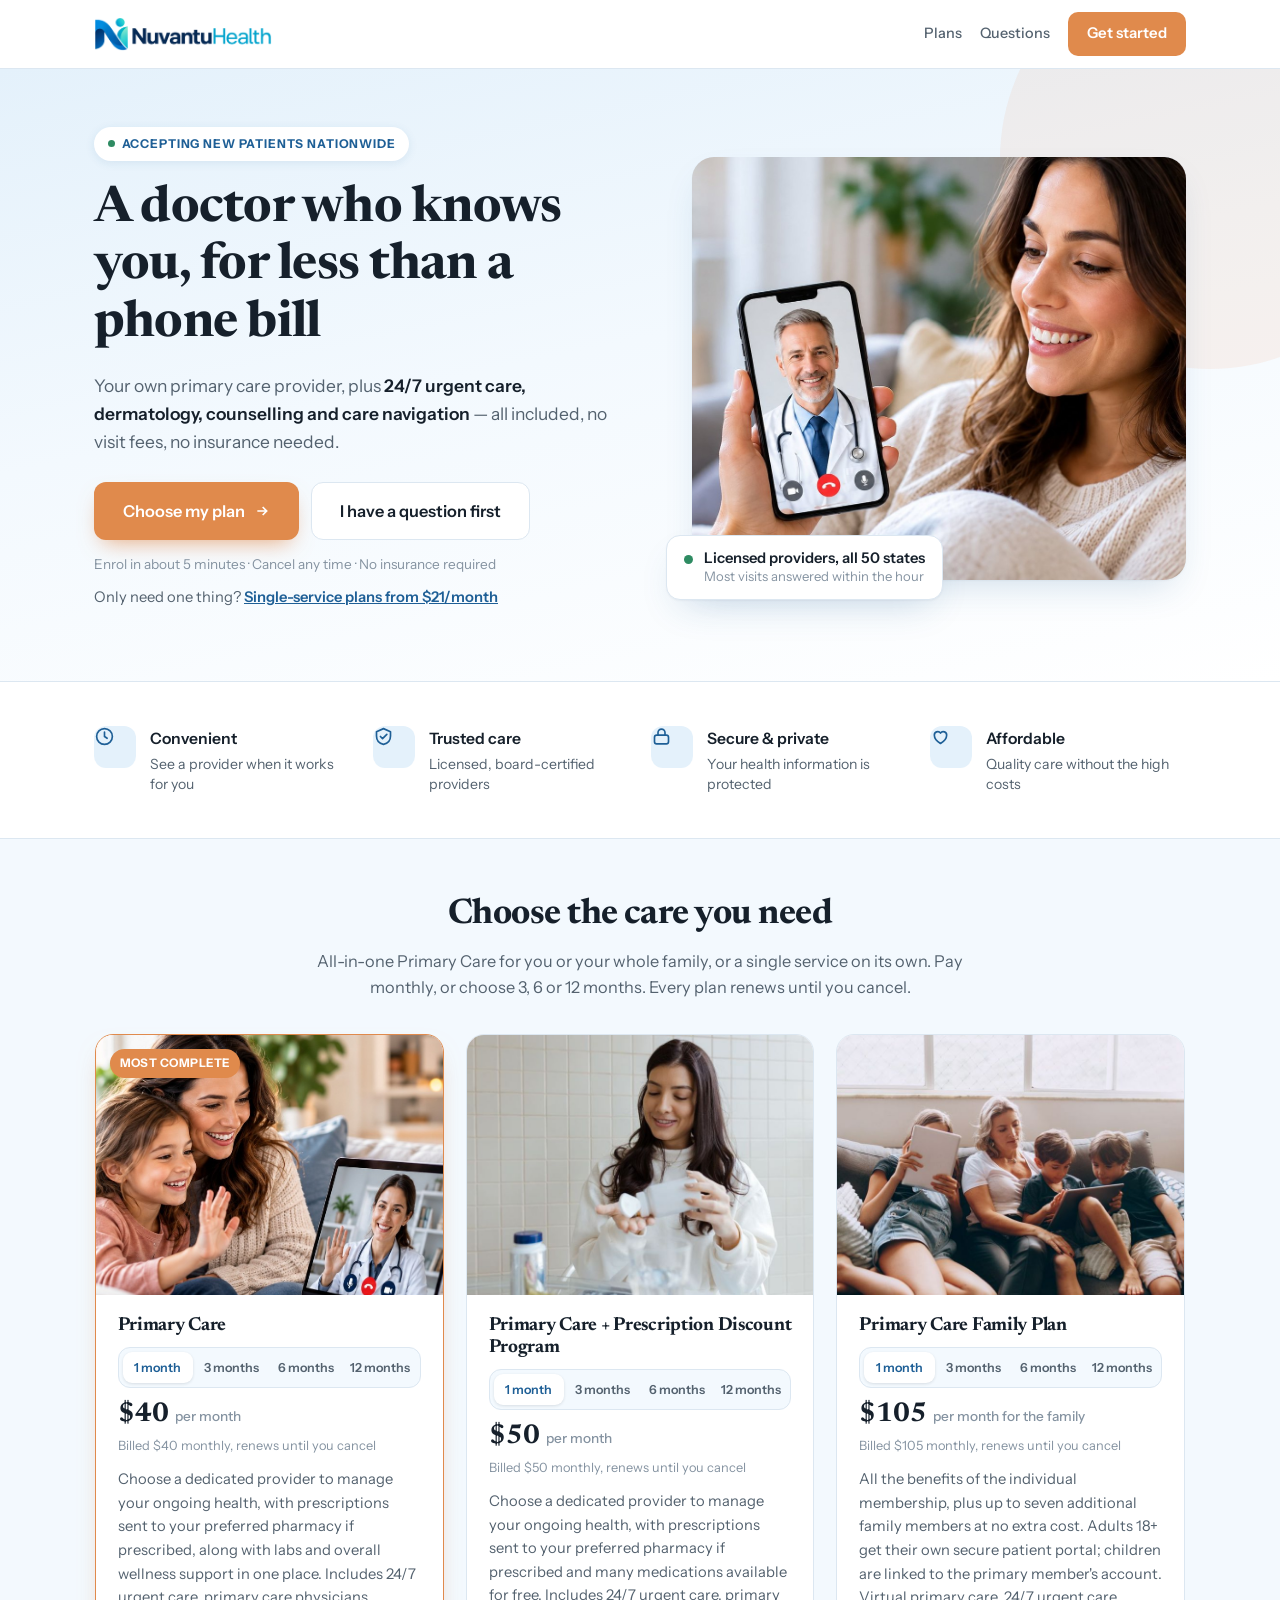
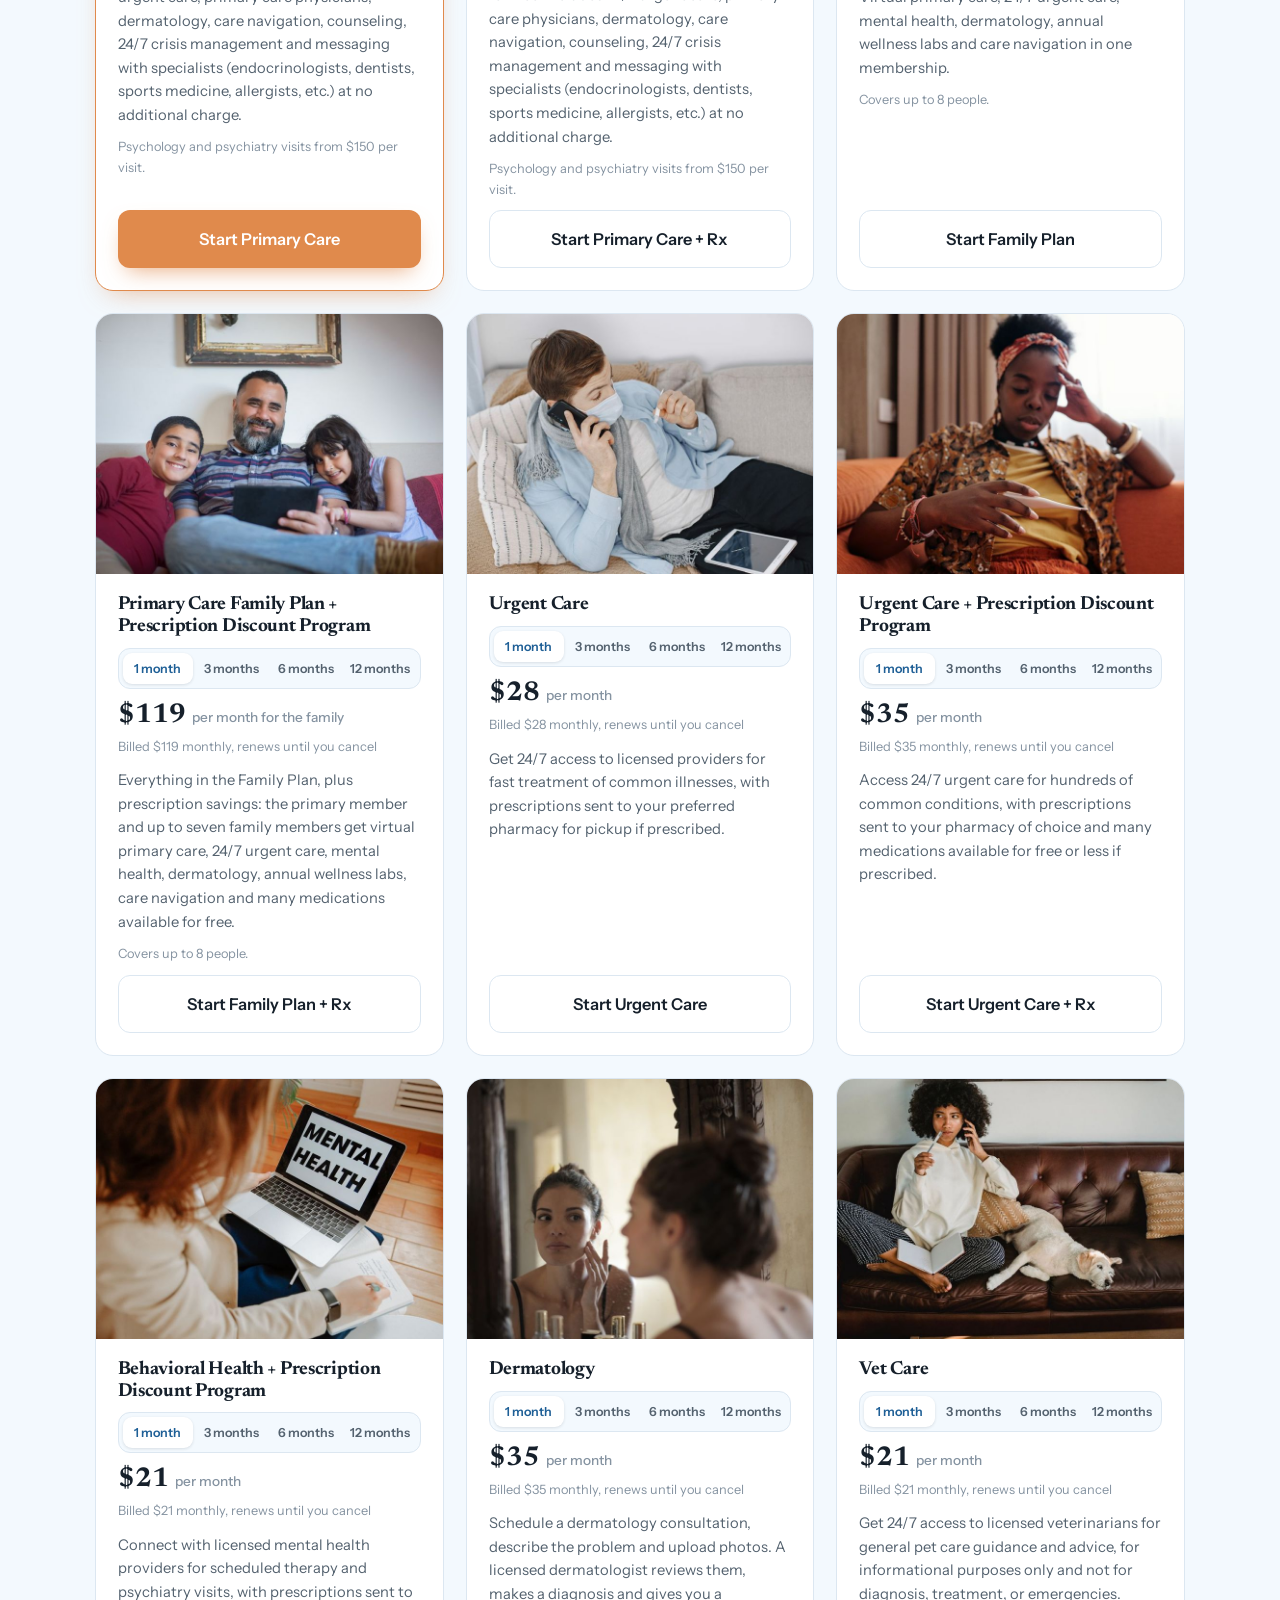
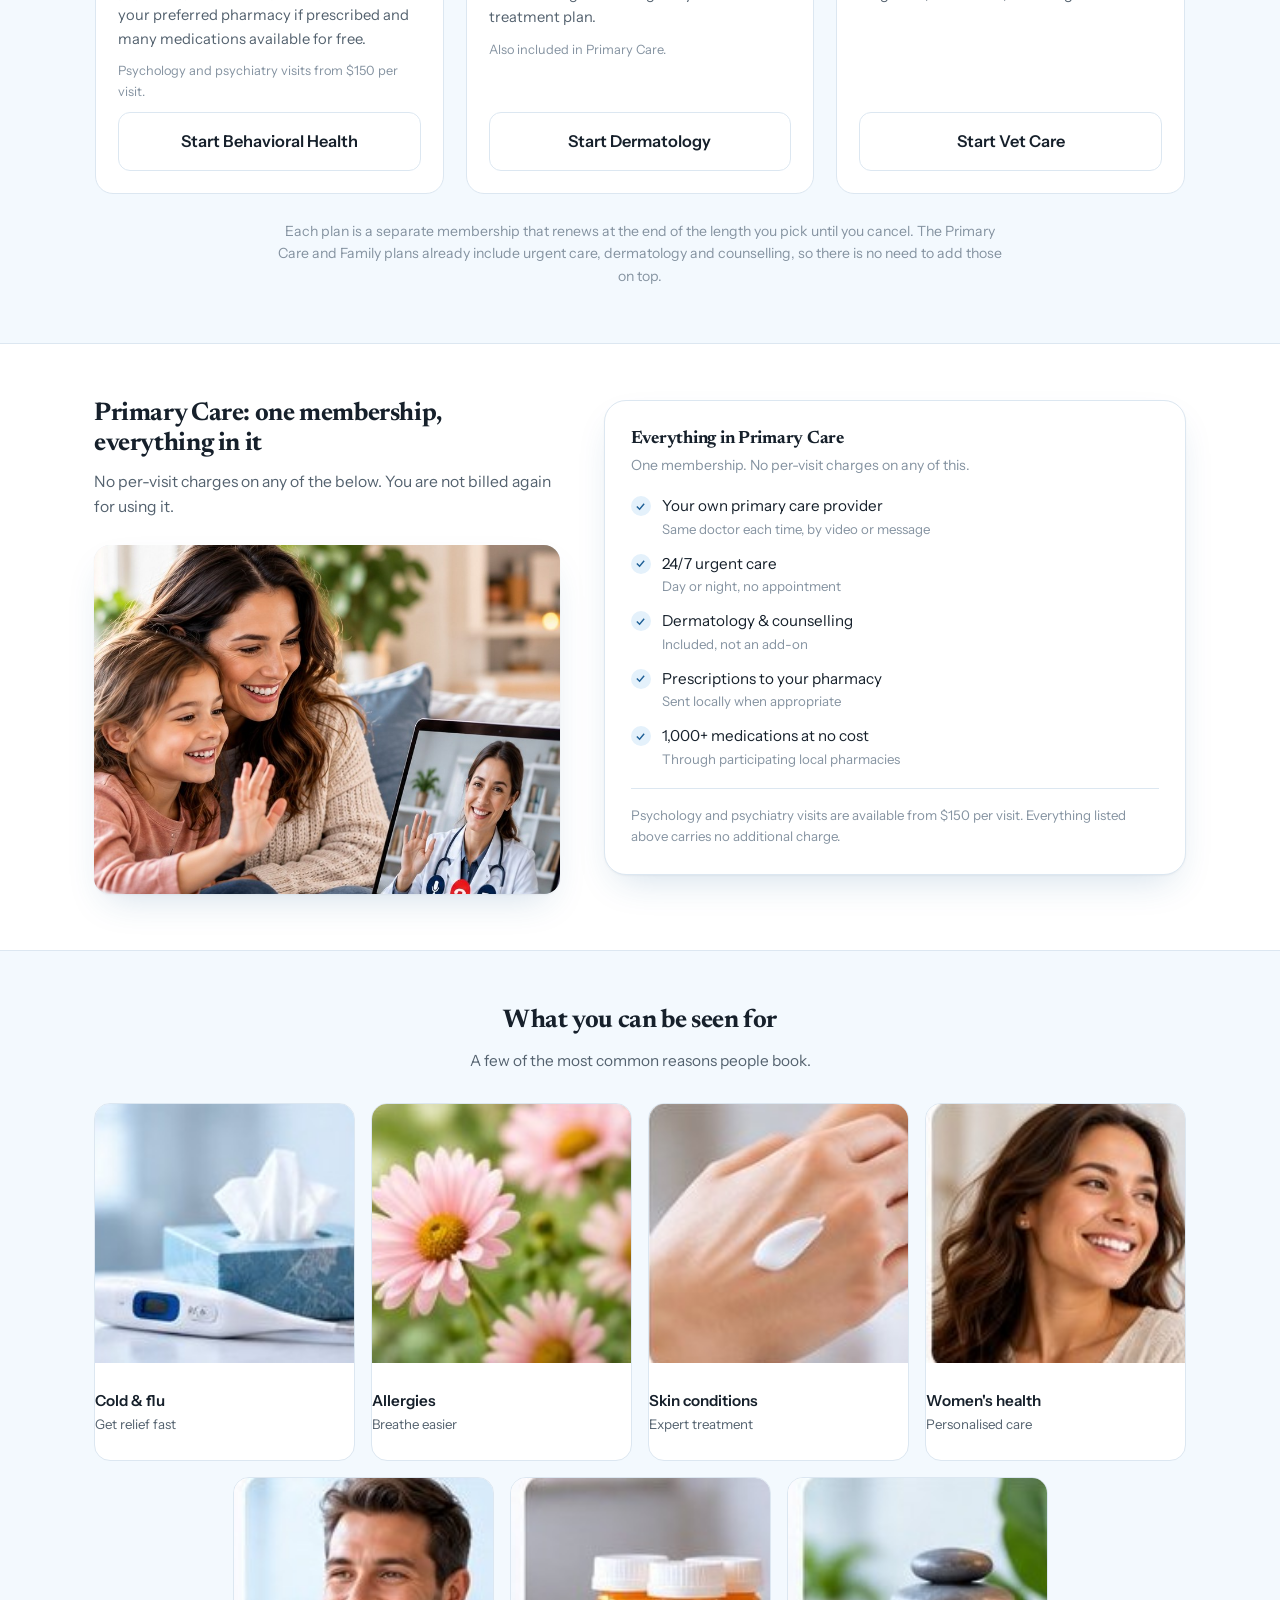
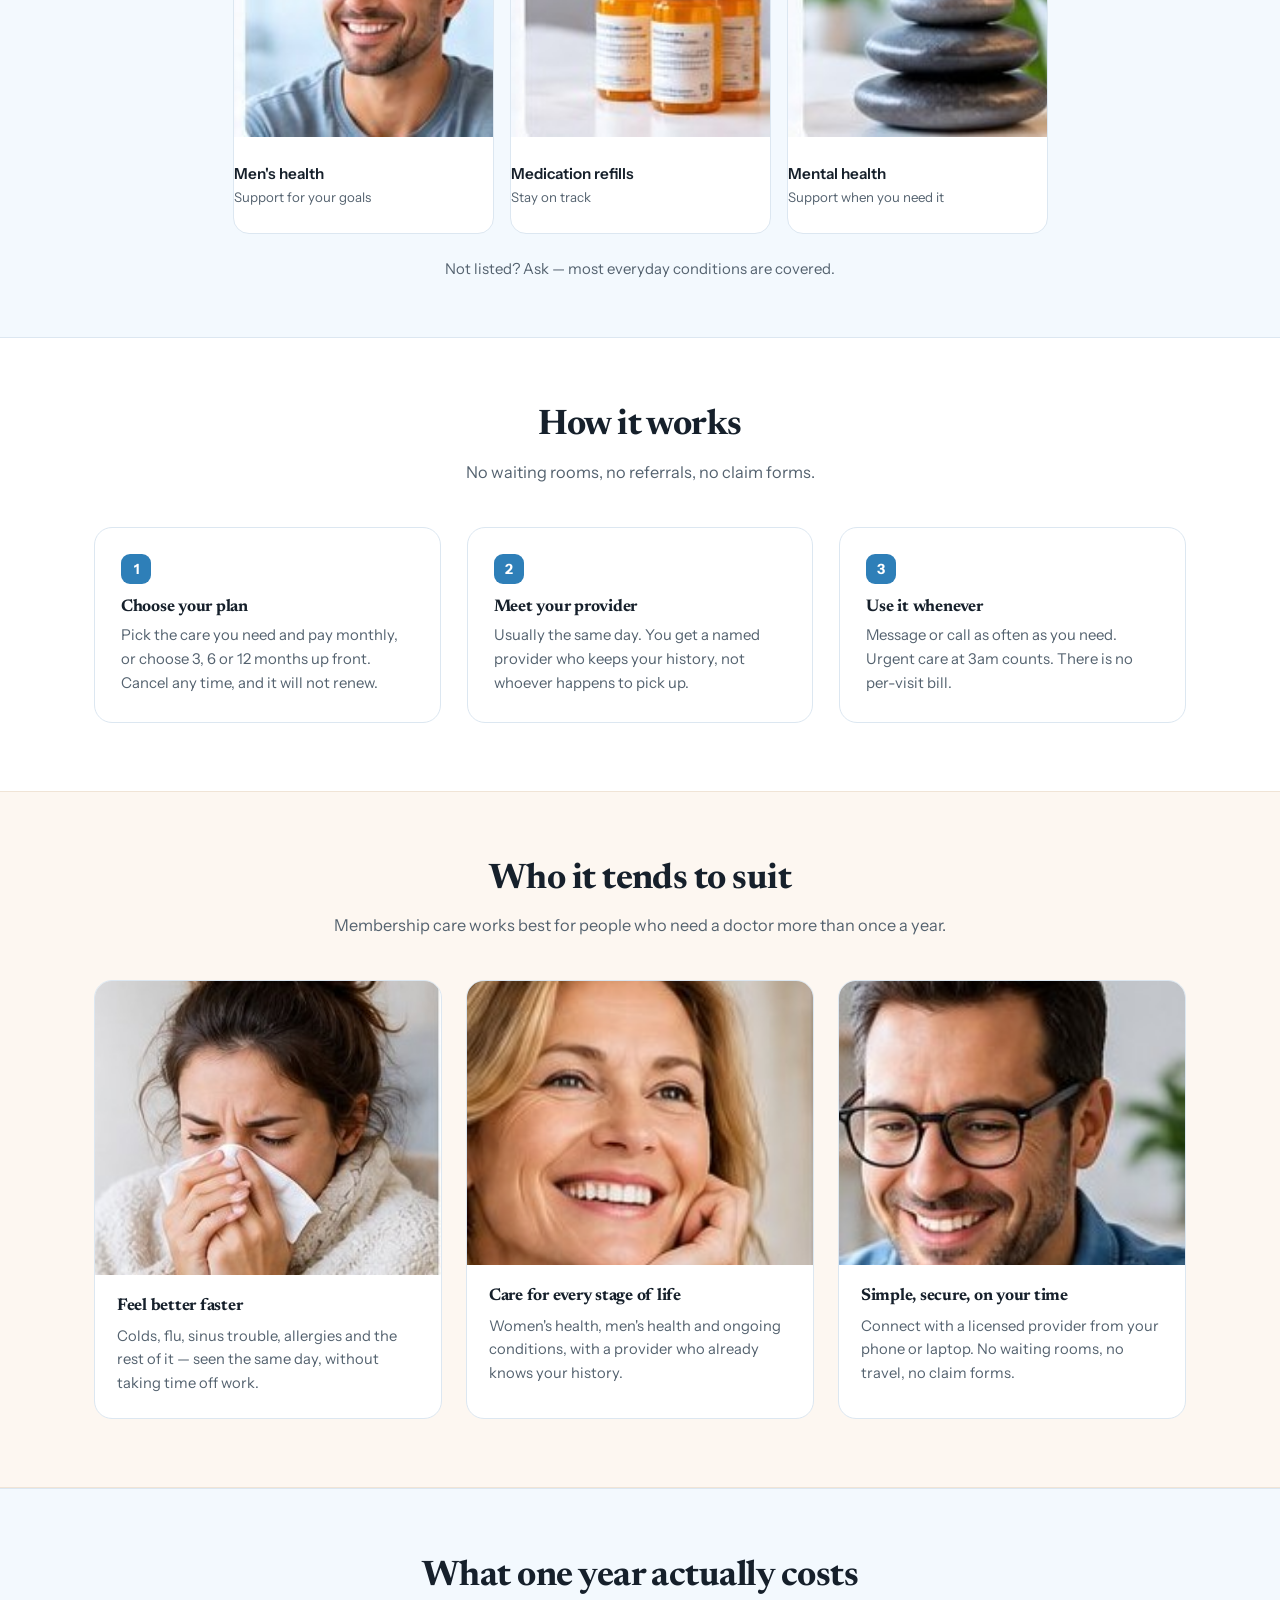
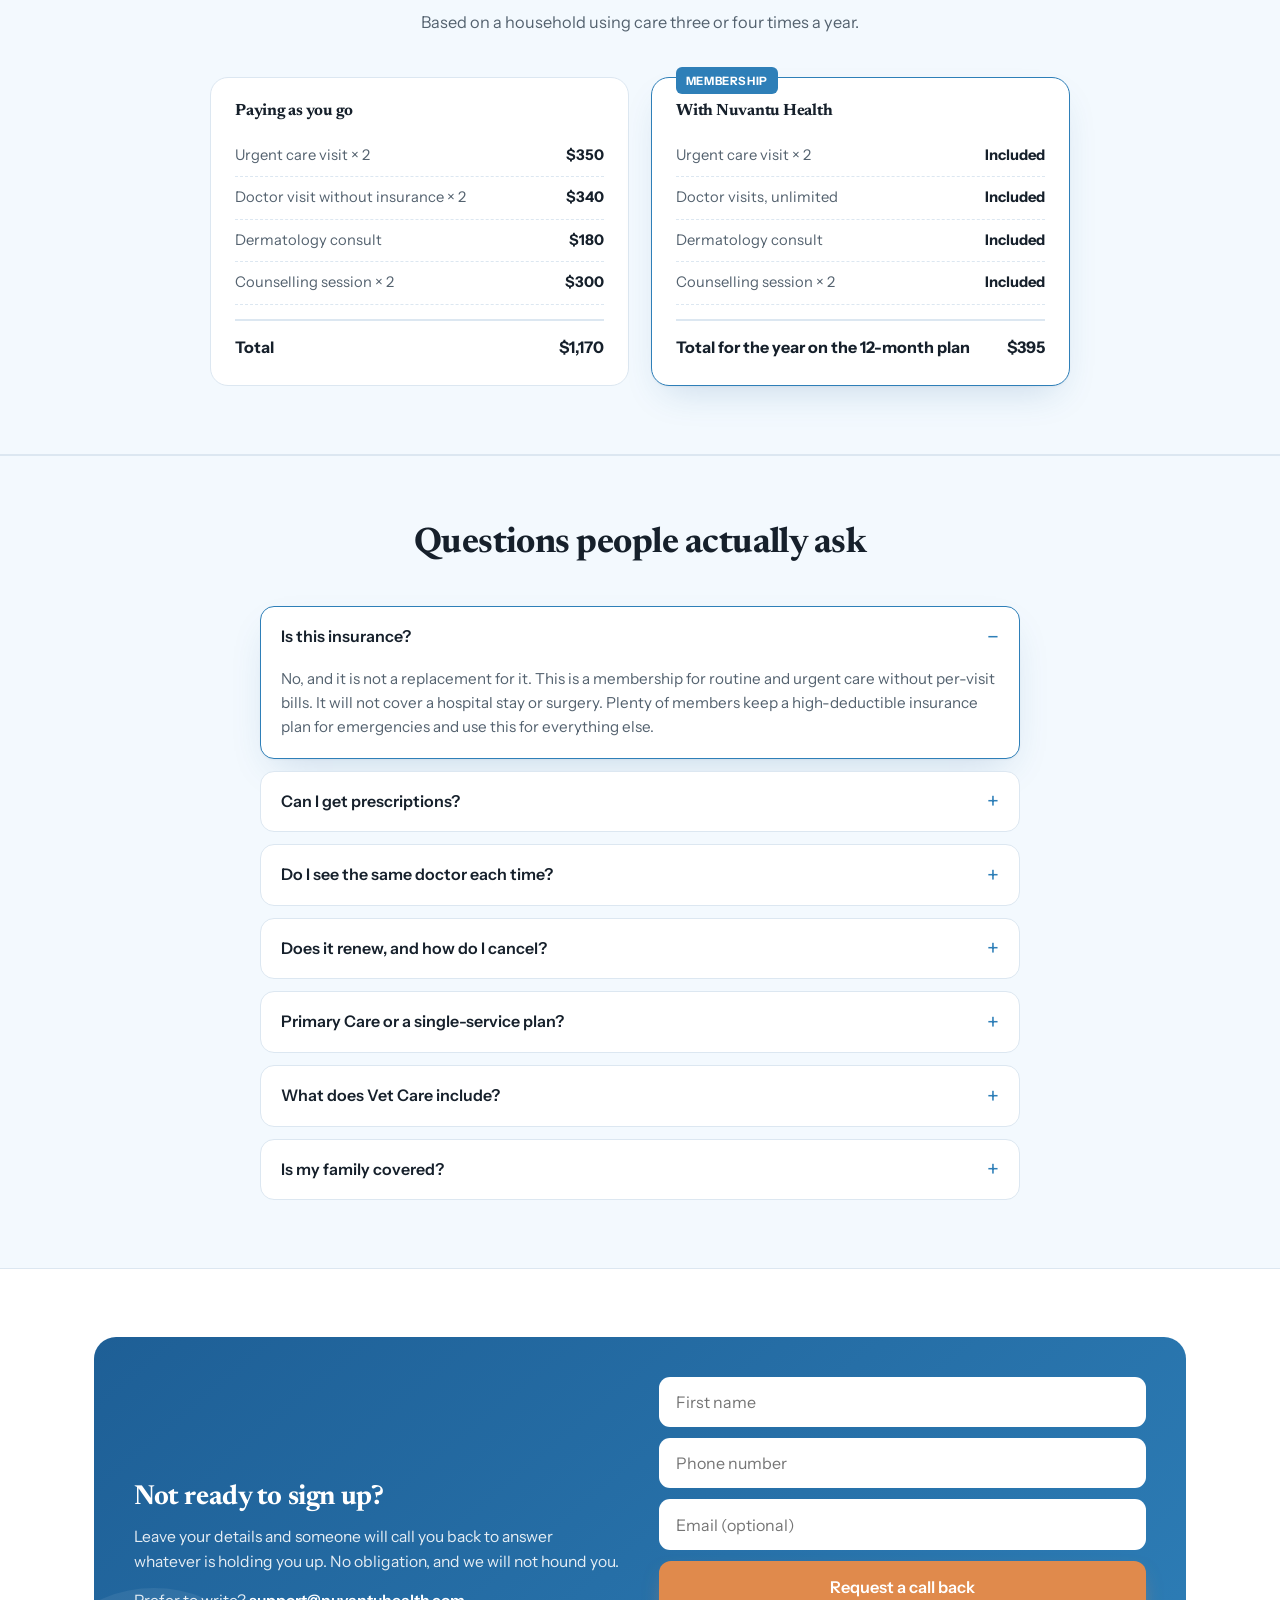
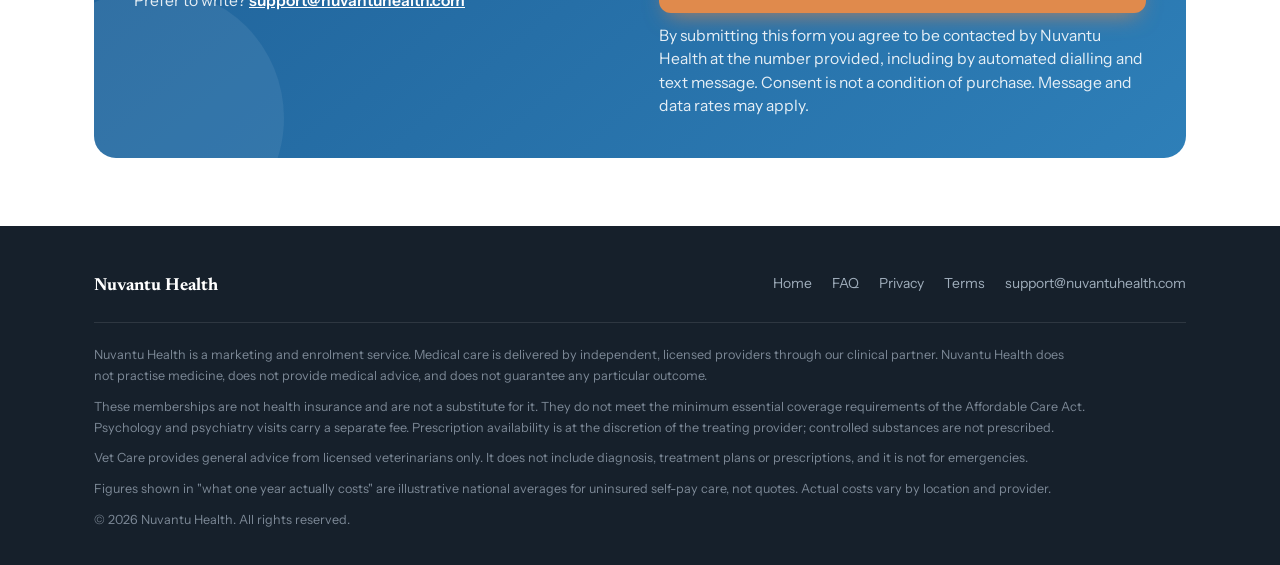
<file: index.html>
<!doctype html>
<html lang="en">
<head>
<meta charset="utf-8">
<meta name="viewport" content="width=device-width, initial-scale=1">
<!-- Google tag (gtag.js) - Google Ads account AW-18540604219, supplied by the client.
     It has to live here rather than on the enrolment page: that page belongs to
     National Telehealth Providers and they will not host third-party tags. -->
<script async src="https://www.googletagmanager.com/gtag/js?id=AW-18540604219"></script>
<script>
  window.dataLayer = window.dataLayer || [];
  function gtag(){dataLayer.push(arguments);}
  gtag('js', new Date());

  gtag('config', 'AW-18540604219');
</script>
<title>Nuvantu Health — Virtual Primary Care from $40/month</title>
<meta name="description" content="Virtual Primary Care from $40 a month with urgent care, dermatology and counselling included, or single-service plans for urgent care, behavioral health, dermatology and vet care from $21 a month.">
<meta name="robots" content="noindex,nofollow">
<!-- noindex stays until this moves to nuvantuhealth.com; a demo URL ranking
     for the brand would compete with the real site. -->
<link rel="preconnect" href="https://fonts.googleapis.com">
<link rel="preconnect" href="https://fonts.gstatic.com" crossorigin>
<link href="https://fonts.googleapis.com/css2?family=Instrument+Sans:wght@400;500;600;700&family=Newsreader:opsz,wght@6..72,500;600;700&display=swap" rel="stylesheet">
<style>
/* ------------------------------------------------------------------ palette
   Light blue as the lead colour, warmed up so it does not read cold and
   clinical. The warmth comes from three places rather than one: a warm
   terracotta for anything the visitor is meant to click, a cream section
   background instead of grey, and warm-tinted neutrals for body text. A blue
   page with pure grey text is what makes these sites feel like a hospital
   form. */
:root{
  --ink:#16202B; --body:#54626F; --muted:#8593A1;
  --line:#DCE7F1; --bg:#ffffff;
  --sky:#F3F9FE;            /* cool wash  */
  --cream:#FDF7F1;          /* warm wash  */
  --blue:#2E7FB8; --blue-d:#1E5F96; --blue-l:#E4F1FB;
  --warm:#E08A4C; --warm-d:#C26F33;
  --good:#2E8B62;
  --shadow:0 1px 2px rgba(22,32,43,.04), 0 16px 38px -14px rgba(30,95,150,.22);
  --radius:18px;
}
*{box-sizing:border-box;margin:0;padding:0}
html{-webkit-text-size-adjust:100%;scroll-behavior:smooth}
body{font-family:'Instrument Sans',system-ui,-apple-system,sans-serif;color:var(--body);
     background:var(--bg);line-height:1.6;-webkit-font-smoothing:antialiased}
h1,h2,h3{font-family:'Newsreader',Georgia,serif;color:var(--ink);line-height:1.15;letter-spacing:-.015em}
a{color:inherit}
.wrap{max-width:1140px;margin:0 auto;padding:0 24px}

/* ------------------------------------------------------------------- header */
.hdr{position:sticky;top:0;z-index:50;background:rgba(255,255,255,.93);
     backdrop-filter:blur(10px);border-bottom:1px solid var(--line)}
.hdr-in{display:flex;align-items:center;justify-content:space-between;gap:16px;
        height:68px;max-width:1140px;margin:0 auto;padding:0 24px}
.brand{display:flex;align-items:center;gap:10px;font-family:'Newsreader',serif;
       font-weight:700;font-size:1.22rem;color:var(--ink);text-decoration:none}
/* Sized by height so the logo keeps its own proportions whatever its width.
   The supplied artwork is a wide lockup, so a width-based rule would make it
   tower over a 68px header bar. */
.brand-logo{height:34px;width:auto;display:block}
@media(max-width:560px){ .brand-logo{height:28px} }
.hdr-right{display:flex;align-items:center;gap:18px}
.hdr-help{font-size:.9rem;color:var(--body);text-decoration:none;font-weight:500}
.hdr-help:hover{color:var(--blue)}
.hdr-cta{background:var(--warm);color:#fff;text-decoration:none;font-weight:600;
         font-size:.93rem;padding:.62rem 1.2rem;border-radius:10px;white-space:nowrap;
         transition:background .18s}
.hdr-cta:hover{background:var(--warm-d)}

/* --------------------------------------------------------------------- hero */
/* Bottom padding is deliberately large: it reserves a clear band for the
   background scene to stand in. Fading artwork out from behind text is always
   a compromise; giving it empty space of its own is not. */
.hero{background:linear-gradient(168deg,var(--blue-l) 0%,var(--sky) 46%,#fff 100%);
      border-bottom:1px solid var(--line);padding:58px 0 72px;position:relative;overflow:hidden}
.hero::after{content:'';position:absolute;right:-140px;top:-120px;width:420px;height:420px;
             border-radius:50%;background:rgba(224,138,76,.09)}
.hero-grid{display:grid;grid-template-columns:1.05fr .95fr;gap:52px;align-items:center;
           position:relative;z-index:2}

/* ------------------------------------------------------- background scenes
   People standing along the bottom of a section, behind the content.

   The hard part of a background like this is not drawing it, it is keeping the
   text on top readable. On the crash-claim site I first laid an overlay so
   heavy the photo underneath may as well not have been there, and the fix is
   not "less overlay" -- it is keeping the artwork OUT of the area the text
   occupies in the first place.

   So: the scene is pinned to the BOTTOM of the section and capped in height,
   the copy sits above it, and a vertical wash fades the artwork out as it
   rises towards the text. On narrow screens the scene is dropped entirely
   rather than shrunk, because at phone width the copy fills the whole box and
   there is no clear space left to put people into. */
.scene{position:absolute;left:0;right:0;bottom:0;height:min(36%,214px);
       z-index:0;pointer-events:none;overflow:hidden}
.scene svg{position:absolute;bottom:0;left:50%;transform:translateX(-50%);
           width:1600px;max-width:none;height:100%;opacity:.62}
.scene::after{content:'';position:absolute;inset:0;
              background:linear-gradient(180deg,
                 var(--wash-a) 0%, var(--wash-b) 34%, var(--wash-c) 78%)}
/* All three stops are set per section. An earlier version hard-coded the two
   lower stops to the blue wash, which tinted the cream section's fade the
   wrong colour and left a visible seam.

   The wash is light because no copy sits over this band any more — its job is
   only to blend the top edge of the artwork into the section, not to rescue
   text. A heavy wash here just bleaches the figures' heads. */
.hero .scene{--wash-a:rgba(233,243,252,.70);--wash-b:rgba(233,243,252,.16);--wash-c:rgba(233,243,252,0)}
.scene-cream{--wash-a:rgba(253,247,241,.72);--wash-b:rgba(253,247,241,.18);--wash-c:rgba(253,247,241,0)}
.eyebrow{display:inline-flex;align-items:center;gap:7px;background:#fff;
         color:var(--blue-d);font-size:.76rem;font-weight:700;letter-spacing:.07em;
         text-transform:uppercase;padding:.44rem .85rem;border-radius:100px;margin-bottom:20px;
         box-shadow:0 2px 10px rgba(30,95,150,.1)}
.dot{width:7px;height:7px;border-radius:50%;background:var(--good)}
h1{font-size:clamp(2.1rem,4.4vw,3.15rem);margin-bottom:18px}
.hero-sub{font-size:1.09rem;max-width:33rem;margin-bottom:26px}
.hero-sub b{color:var(--ink);font-weight:600}

.pricebox{display:flex;align-items:baseline;gap:12px;flex-wrap:wrap;margin-bottom:8px}
.price{font-family:'Newsreader',serif;font-size:3.1rem;font-weight:700;color:var(--ink);line-height:1}
.per{font-size:1.02rem;color:var(--muted);font-weight:500}
.save{background:#E6F6EE;color:var(--good);font-size:.8rem;font-weight:700;
      padding:.3rem .62rem;border-radius:7px}
.billed{font-size:.88rem;color:var(--muted);margin-bottom:26px}

.cta-row{display:flex;gap:12px;flex-wrap:wrap;align-items:center}
.btn{display:inline-flex;align-items:center;justify-content:center;gap:9px;
     font-weight:600;font-size:1.02rem;padding:.94rem 1.75rem;border-radius:12px;
     text-decoration:none;border:1px solid transparent;cursor:pointer;
     font-family:inherit;transition:transform .16s, background .18s, box-shadow .18s}
.btn-primary{background:var(--warm);color:#fff;box-shadow:0 10px 22px -9px rgba(224,138,76,.75)}
.btn-primary:hover{background:var(--warm-d);transform:translateY(-1px)}
.btn-ghost{background:#fff;color:var(--ink);border-color:var(--line)}
.btn-ghost:hover{border-color:var(--blue);color:var(--blue-d)}
.reassure{font-size:.85rem;color:var(--muted);margin-top:14px}

/* hero art: the client's photograph, with one small badge over the corner */
.hero-art{position:relative}
.hero-img{width:100%;height:auto;aspect-ratio:7/6;object-fit:cover;object-position:center 42%;
          display:block;border-radius:22px;box-shadow:var(--shadow);background:var(--blue-l)}
/* height:auto is load-bearing. The img carries width/height attributes so the
   browser can reserve space before the file arrives, but those attributes are
   presentational hints -- and with no height declared in CSS, the hint wins
   over aspect-ratio and the photo renders at its full 933px natural height. */
.hero-badge{position:absolute;left:-26px;bottom:-20px;background:#fff;border:1px solid var(--line);
            border-radius:14px;box-shadow:var(--shadow);padding:13px 17px;display:flex;
            gap:11px;align-items:flex-start;max-width:290px}
.hb-dot{width:9px;height:9px;border-radius:50%;background:var(--good);margin-top:6px;flex:0 0 auto}
.hero-badge b{display:block;color:var(--ink);font-size:.92rem;line-height:1.3;font-weight:600}
.hero-badge span{font-size:.82rem;color:var(--muted);display:block;line-height:1.35}

/* the included list, now its own section rather than a card in the hero */
.incl-wrap{display:grid;grid-template-columns:1fr 1.25fr;gap:44px;align-items:start}
/* height:auto is required alongside aspect-ratio — the width/height attributes
   on the img are presentational hints and would otherwise win, rendering it at
   full natural height. Same trap as the hero. */
.incl-img{width:100%;height:auto;aspect-ratio:4/3;object-fit:cover;object-position:center 30%;
          display:block;border-radius:16px;margin-top:26px;box-shadow:var(--shadow);
          background:var(--blue-l)}
.hero-card{background:#fff;border:1px solid var(--line);border-radius:22px;
           box-shadow:var(--shadow);padding:28px 26px 26px}
.hero-card h3{font-size:1.12rem;margin-bottom:4px}
.hero-card .hc-sub{font-size:.88rem;color:var(--muted);margin-bottom:18px}
.incl{list-style:none;display:grid;gap:12px}
.incl li{display:flex;gap:11px;font-size:.95rem;color:var(--ink);align-items:flex-start}
.tick{flex:0 0 20px;width:20px;height:20px;border-radius:50%;background:var(--blue-l);
      display:grid;place-items:center;margin-top:2px}
.tick svg{width:11px;height:11px;stroke:var(--blue-d);stroke-width:3;fill:none}
.incl small{display:block;color:var(--muted);font-size:.83rem;font-weight:400}
.hc-foot{margin-top:18px;padding-top:16px;border-top:1px solid var(--line);
         font-size:.83rem;color:var(--muted)}

/* ------------------------------------------------------------------- strips */
.trust{border-bottom:1px solid var(--line);background:#fff;padding:20px 0}
.trust-in{display:flex;gap:34px;flex-wrap:wrap;justify-content:center;
          font-size:.88rem;color:var(--body);font-weight:500}
.trust-in span{display:inline-flex;align-items:center;gap:8px}
.trust-in svg{width:16px;height:16px;stroke:var(--blue);stroke-width:2;fill:none}

.sec{padding:68px 0}
/* Any section carrying a background scene reserves room for it underneath the
   content. Without this the cards sit across the figures and all you see below
   them is a row of disembodied legs. */
.sec.has-scene{padding-bottom:68px}
.sec-sky{background:var(--sky);border-block:1px solid var(--line)}
.sec-cream{background:var(--cream);border-block:1px solid #F0E4D6}
.sec-head{text-align:center;max-width:44rem;margin:0 auto 42px}
.sec-head h2{font-size:clamp(1.65rem,3vw,2.2rem);margin-bottom:12px}
.sec-head p{font-size:1.02rem}

/* how it works, each step fronted by a person */
.steps{display:grid;grid-template-columns:repeat(3,1fr);gap:26px}
.step{background:#fff;border:1px solid var(--line);border-radius:var(--radius);padding:26px}
.step-top{display:flex;align-items:center;gap:14px;margin-bottom:14px}
.step-n{width:30px;height:30px;border-radius:9px;background:var(--blue);color:#fff;
        display:grid;place-items:center;font-weight:700;font-size:.88rem;flex:0 0 auto}
.step h3{font-size:1.06rem;margin-bottom:7px}
.step p{font-size:.93rem}

/* four reasons, from the client's mockup */
.why{display:grid;grid-template-columns:repeat(4,1fr);gap:22px}
.why-item{display:flex;gap:14px;align-items:flex-start}
.why-ico{flex:0 0 42px;width:42px;height:42px;border-radius:12px;background:var(--blue-l);
         display:grid;place-items:center}
.why-ico svg{width:21px;height:21px;stroke:var(--blue-d);stroke-width:1.9;fill:none;
             stroke-linecap:round;stroke-linejoin:round}
.why-item b{display:block;color:var(--ink);font-size:.98rem;margin-bottom:2px;font-weight:600}
.why-item span{font-size:.88rem;color:var(--body);display:block;line-height:1.45}

/* what we treat — photo tiles, matching the client's reference */
.treat{display:flex;flex-wrap:wrap;gap:16px;justify-content:center}
.treat-item{flex:0 1 calc(25% - 12px)}
.treat-item{background:#fff;border:1px solid var(--line);border-radius:16px;overflow:hidden;
            display:block;text-align:left;text-decoration:none;color:inherit;
            transition:transform .18s, box-shadow .18s}
.treat-item:hover{transform:translateY(-2px);box-shadow:var(--shadow)}
.treat-img{width:100%;height:auto;aspect-ratio:1/1;object-fit:cover;display:block;
           background:var(--blue-l)}
/* height:auto again. The img carries width/height attributes so space is
   reserved before the file lands, but those are presentational hints and beat
   aspect-ratio when no height is declared -- exactly the trap the hero hit.
   Without it these render 259x154 instead of square. */
.treat-txt{padding:13px 15px 15px}
.treat-txt b{display:block;font-size:.95rem;color:var(--ink);font-weight:600;margin-bottom:2px}
.treat-txt span{font-size:.83rem;color:var(--body);display:block;line-height:1.4}
.treat-more{text-align:center;margin-top:24px;font-size:.93rem;color:var(--body)}

/* who it is for — photo cards, no invented testimonials */
.whos{display:grid;grid-template-columns:repeat(3,1fr);gap:24px}
.who{background:#fff;border:1px solid var(--line);border-radius:var(--radius);
     text-align:left;overflow:hidden;display:flex;flex-direction:column}
.who-img{width:100%;aspect-ratio:16/10;object-fit:cover;object-position:center 22%;
         display:block;background:var(--blue-l)}
.who-body{padding:22px}
.who h3{font-size:1.06rem;margin-bottom:8px}
.who p{font-size:.92rem}

/* comparison */
.compare{display:grid;grid-template-columns:1fr 1fr;gap:22px;max-width:860px;margin:0 auto}
.cmp{border:1px solid var(--line);border-radius:var(--radius);padding:24px;background:#fff}
.cmp.win{border-color:var(--blue);box-shadow:var(--shadow);position:relative}
.cmp-tag{position:absolute;top:-11px;left:24px;background:var(--blue);color:#fff;
         font-size:.72rem;font-weight:700;letter-spacing:.05em;text-transform:uppercase;
         padding:.28rem .62rem;border-radius:6px}
.cmp h3{font-size:1.02rem;margin-bottom:14px}
.cmp-row{display:flex;justify-content:space-between;gap:14px;padding:9px 0;
         border-bottom:1px dashed var(--line);font-size:.92rem}
.cmp-row:last-child{border-bottom:0}
.cmp-row b{color:var(--ink);white-space:nowrap}
.cmp-total{margin-top:14px;padding-top:14px;border-top:2px solid var(--line);
           display:flex;justify-content:space-between;font-weight:700;color:var(--ink)}

/* terms */
.terms{display:grid;grid-template-columns:repeat(4,1fr);gap:16px;max-width:920px;margin:0 auto}
.term{border:1px solid var(--line);border-radius:14px;padding:22px 16px;text-align:center;
      background:#fff;position:relative;transition:transform .16s, box-shadow .18s}
.term:hover{transform:translateY(-2px);box-shadow:var(--shadow)}
.term.best{border-color:var(--warm);box-shadow:0 12px 28px -14px rgba(224,138,76,.65)}
.term-best-tag{position:absolute;top:-10px;left:50%;transform:translateX(-50%);
               background:var(--warm);color:#fff;font-size:.68rem;font-weight:700;
               letter-spacing:.04em;text-transform:uppercase;padding:.24rem .58rem;border-radius:6px;
               white-space:nowrap}
.term-len{font-size:.82rem;color:var(--muted);font-weight:600;text-transform:uppercase;
          letter-spacing:.05em;margin-bottom:9px}
.term-pm{font-family:'Newsreader',serif;font-size:1.85rem;font-weight:700;color:var(--ink);line-height:1}
.term-pm span{font-size:.8rem;color:var(--muted);font-weight:500;font-family:'Instrument Sans',sans-serif}
.term-tot{font-size:.82rem;color:var(--muted);margin-top:7px}

/* faq */
.faq{max-width:760px;margin:0 auto;display:grid;gap:12px}
details{background:#fff;border:1px solid var(--line);border-radius:14px;padding:0 20px}
details[open]{border-color:var(--blue);box-shadow:var(--shadow)}
summary{cursor:pointer;list-style:none;padding:17px 0;font-weight:600;color:var(--ink);
        font-size:1rem;display:flex;justify-content:space-between;gap:16px;align-items:center}
summary::-webkit-details-marker{display:none}
summary::after{content:'+';font-size:1.4rem;color:var(--blue);font-weight:400;line-height:1}
details[open] summary::after{content:'\2212'}
details p{padding:0 0 18px;font-size:.95rem}

/* ask */
.ask{background:linear-gradient(140deg,var(--blue-d) 0%,var(--blue) 100%);color:#fff;
     border-radius:22px;padding:40px;display:grid;grid-template-columns:1fr 1fr;gap:38px;
     align-items:center;position:relative;overflow:hidden}
.ask::after{content:'';position:absolute;left:-70px;bottom:-90px;width:260px;height:260px;
            border-radius:50%;background:rgba(255,255,255,.07)}
.ask-copy{position:relative;z-index:1}
.ask h2{color:#fff;font-size:1.72rem;margin-bottom:10px}
.ask p{color:rgba(255,255,255,.88);font-size:.98rem}
.ask-form{display:grid;gap:11px;position:relative;z-index:1}
.ask-form input{width:100%;padding:.88rem 1rem;border-radius:11px;border:1px solid transparent;
                font-family:inherit;font-size:1rem;background:#fff;color:var(--ink)}
.ask-form input:focus{outline:2px solid var(--warm);outline-offset:1px}
.ask-form .btn{width:100%}
.ask-note{font-size:.78rem;color:rgba(255,255,255,.78);line-height:1.5}
.ask-mail{margin-top:14px;font-size:.92rem}
.ask-mail a{color:#fff;font-weight:600}
.ask-ok{display:none;background:rgba(255,255,255,.15);border:1px solid rgba(255,255,255,.32);
        border-radius:14px;padding:20px;text-align:center;position:relative;z-index:1}
.ask-ok b{display:block;font-size:1.1rem;margin-bottom:5px}

/* footer */
footer{background:var(--ink);color:#9FADBB;padding:46px 0 34px;font-size:.87rem}
.f-top{display:flex;justify-content:space-between;gap:28px;flex-wrap:wrap;
       padding-bottom:22px;border-bottom:1px solid rgba(255,255,255,.1);margin-bottom:22px}
.f-brand{color:#fff;font-family:'Newsreader',serif;font-weight:700;font-size:1.1rem}
.f-links{display:flex;gap:20px;flex-wrap:wrap}
.f-links a{color:#9FADBB;text-decoration:none}
.f-links a:hover{color:#fff}
.f-disc{font-size:.79rem;line-height:1.65;color:#7C8896;max-width:62rem}
.f-disc+.f-disc{margin-top:10px}

/* ------------------------------------------------------------------ mobile */
@media(max-width:940px){
  /* At phone width the copy fills the section, so there is no clear band left
     for the scene to live in. Hidden outright rather than squashed behind the
     text, which is where these backgrounds normally turn into mud. The space
     reserved for it has to collapse with it, or the page ends up with a large
     empty gap where the people used to be. */
  .scene{display:none}
  .sec.has-scene{padding-bottom:68px}
  .hero{padding-bottom:48px}
  .why{grid-template-columns:repeat(2,1fr);gap:20px}
  /* This one was missed when the included-list moved out of the hero: without
     it the two columns stayed side by side and the photo rendered 139px wide
     on a phone. */
  .incl-wrap{grid-template-columns:1fr;gap:28px}
  /* Nine across becomes unreadable long before this width. Three up keeps the
     labels on one or two lines instead of breaking mid-word. */
  .treat-item{flex:0 1 calc(33.333% - 11px)}
  .hero-grid{grid-template-columns:1fr;gap:34px}
  .steps,.whos{grid-template-columns:1fr}
  .compare{grid-template-columns:1fr}
  .terms{grid-template-columns:repeat(2,1fr)}
  .ask{grid-template-columns:1fr;padding:30px 24px}
  .hdr-help{display:none}
}
@media(max-width:560px){
  .hero{padding:40px 0 48px}
  .terms{grid-template-columns:1fr}
  .why{grid-template-columns:1fr}
  .treat-item{flex:0 1 calc(50% - 8px)}
  .price{font-size:2.6rem}
  .cta-row .btn{width:100%}
  .trust-in{gap:16px 22px;font-size:.82rem}
  .hero-photo{flex-direction:column;text-align:center}
}
/* ------------------------------------------------------------ care plans
   One card per National Telehealth service. Prices and links come from
   SERVICES in the script, so the cards and the checkout cannot disagree. */
#plans{scroll-margin-top:72px}
.svc{display:flex;flex-wrap:wrap;gap:22px;justify-content:center}
.svc-card{flex:0 1 calc(33.333% - 15px);background:#fff;border:1px solid var(--line);
  border-radius:var(--radius);overflow:hidden;display:flex;flex-direction:column;position:relative;
  transition:transform .15s,box-shadow .15s}
.svc-card:hover{transform:translateY(-2px);box-shadow:var(--shadow)}
.svc-card.main{border-color:var(--warm);box-shadow:0 12px 28px -14px rgba(224,138,76,.65)}
.svc-img{width:100%;height:auto;aspect-ratio:4/3;object-fit:cover;display:block}
.svc-tag{position:absolute;top:14px;left:14px;background:var(--warm);color:#fff;font-size:.74rem;
  font-weight:700;letter-spacing:.04em;text-transform:uppercase;padding:5px 10px;border-radius:999px}
.svc-body{padding:20px 22px 22px;display:flex;flex-direction:column;flex:1}
.svc-body h3{font-size:1.18rem;margin-bottom:4px}
.svc-price{font-family:'Newsreader',serif;font-size:1.7rem;font-weight:700;color:var(--ink);line-height:1.1;margin-bottom:10px}
.svc-price span{font-family:'Instrument Sans',sans-serif;font-size:.85rem;font-weight:500;color:var(--muted)}
.svc-body p{font-size:.92rem;margin-bottom:10px}
.svc-note{font-size:.8rem!important;color:var(--muted)}
.svc-body .btn{margin-top:auto;width:100%}
.svc-terms{display:grid;grid-template-columns:repeat(4,1fr);gap:4px;background:var(--sky);border:1px solid var(--line);
  border-radius:12px;padding:4px;margin:6px 0 12px}
.svc-terms button{border:0;background:none;border-radius:9px;padding:8px 2px;font:600 .78rem 'Instrument Sans',sans-serif;
  color:var(--body);cursor:pointer;white-space:nowrap}
.svc-terms button.on{background:#fff;color:var(--blue-d);box-shadow:0 1px 3px rgba(22,32,43,.12)}
.svc-save{font-style:normal;font-family:'Instrument Sans',sans-serif;font-size:.75rem;font-weight:700;color:#fff;
  background:var(--good);padding:3px 8px;border-radius:999px;vertical-align:middle}
.svc-billed{font-size:.8rem;color:var(--muted);margin:-4px 0 12px}
.svc-foot{text-align:center;margin-top:26px;font-size:.88rem;color:var(--muted);max-width:46rem;margin-left:auto;margin-right:auto}
.hero-more{margin-top:10px;font-size:.92rem}
.hero-more a{color:var(--blue-d);font-weight:600}
@media(max-width:900px){ .svc-card{flex-basis:calc(50% - 11px)} }
@media(max-width:600px){ .svc-card{flex-basis:100%} }
</style>
</head>
<body>


<header class="hdr">
  <div class="hdr-in">
    <a href="#top" class="brand" aria-label="Nuvantu Health home">
      <img src="img/logo.png" alt="Nuvantu Health" width="760" height="145" class="brand-logo">
    </a>
    <div class="hdr-right">
      <a href="#plans" class="hdr-help">Plans</a>
      <a href="#faq" class="hdr-help">Questions</a>
      <a href="#enrol" class="hdr-cta" data-enrol>Get started</a>
    </div>
  </div>
</header>

<main id="top">

<!-- ============================================================== hero -->
<section class="hero">
  <div class="wrap hero-grid">
    <div>
      <span class="eyebrow"><span class="dot"></span>Accepting new patients nationwide</span>
      <h1>A doctor who knows you, for less than a phone bill</h1>
      <p class="hero-sub">Your own primary care provider, plus <b>24/7 urgent care, dermatology,
         counselling and care navigation</b> — all included, no visit fees, no insurance needed.</p>

      <!-- Price block removed from the hero at the client's request (17 Nov 2026);
           prices are shown on each plan card instead. -->

      <div class="cta-row">
        <a href="#plans" class="btn btn-primary" data-enrol>Choose my plan
          <svg width="16" height="16" viewBox="0 0 24 24" fill="none" stroke="currentColor" stroke-width="2.5"><path d="M5 12h14M13 6l6 6-6 6"/></svg>
        </a>
        <a href="#ask" class="btn btn-ghost">I have a question first</a>
      </div>
      <p class="reassure">Enrol in about 5 minutes · Cancel any time · No insurance required</p>
      <p class="hero-more">Only need one thing? <a href="#plans" id="heroFrom">Single-service plans from $21/month</a></p>
    </div>

    <div class="hero-art">
      <img class="hero-img" src="img/hero-call.jpg"
           alt="A woman at home on a video call with a doctor on her phone"
           width="1400" height="933" fetchpriority="high">
      <div class="hero-badge">
        <span class="hb-dot"></span>
        <div><b>Licensed providers, all 50 states</b><span>Most visits answered within the hour</span></div>
      </div>
    </div>
  </div>
</section>

<!-- Four reasons, taken from the client's mockup. Built as a proper row with a
     line of explanation each rather than the thin one-line strip that was here
     before, which carried the same claims with nothing to back them up. -->
<section class="sec" style="padding:44px 0">
  <div class="wrap why">
    <div class="why-item">
      <span class="why-ico"><svg viewBox="0 0 24 24"><circle cx="12" cy="12" r="9"/><path d="M12 7v5l3 2"/></svg></span>
      <div><b>Convenient</b><span>See a provider when it works for you</span></div>
    </div>
    <div class="why-item">
      <span class="why-ico"><svg viewBox="0 0 24 24"><path d="M12 3l8 3.5v5c0 5-3.4 8.6-8 9.5-4.6-.9-8-4.5-8-9.5v-5z"/><path d="M8.5 12l2.4 2.4L15.8 9.5"/></svg></span>
      <div><b>Trusted care</b><span>Licensed, board-certified providers</span></div>
    </div>
    <div class="why-item">
      <span class="why-ico"><svg viewBox="0 0 24 24"><rect x="4" y="10.5" width="16" height="10" rx="2.5"/><path d="M8 10.5V7.5a4 4 0 0 1 8 0v3"/></svg></span>
      <div><b>Secure &amp; private</b><span>Your health information is protected</span></div>
    </div>
    <div class="why-item">
      <span class="why-ico"><svg viewBox="0 0 24 24"><path d="M12 20s-7-4.4-7-9.2A3.9 3.9 0 0 1 12 8a3.9 3.9 0 0 1 7 2.8C19 15.6 12 20 12 20z"/></svg></span>
      <div><b>Affordable</b><span>Quality care without the high costs</span></div>
    </div>
  </div>
</section>

<!-- ============================================================== plans
     Primary Care stays the headline plan. The four single-service plans are
     for people who only need one thing, at a lower monthly price. Cards are
     built from SERVICES below. -->
<section class="sec sec-sky" id="plans" style="padding:56px 0">
  <div class="wrap">
    <div class="sec-head" style="margin-bottom:34px">
      <h2>Choose the care you need</h2>
      <p>All-in-one Primary Care for you or your whole family, or a single service on its own. Pay monthly, or choose 3, 6 or 12 months. Every plan renews until you cancel.</p>
    </div>
    <div class="svc" id="svcGrid"></div>
    <p class="svc-foot">Each plan is a separate membership that renews at the end of the length you pick until you cancel. The Primary Care
       and Family plans already include urgent care, dermatology and counselling, so there is no need
       to add those on top.</p>
  </div>
</section>

<!-- Everything included. Lifted out of the hero so the photograph can have the
     whole right-hand side, which is what makes the family read at a glance. -->
<section class="sec" style="padding:56px 0">
  <div class="wrap incl-wrap">
    <div>
      <h2 style="font-size:1.6rem;margin-bottom:10px">Primary Care: one membership, everything in it</h2>
      <p style="font-size:.98rem">No per-visit charges on any of the below. You are not billed
         again for using it.</p>
      <!-- This column was mostly empty, which is the same dead-space problem the
           partner's own page has. The photograph fills it and puts a family in
           front of the "what do I actually get" section. -->
      <img class="incl-img" src="img/family-call.jpg"
           alt="A mother and daughter waving at a doctor during a video visit at home"
           width="811" height="695" loading="lazy">
    </div>
    <aside class="hero-card">
      <h3>Everything in Primary Care</h3>
      <p class="hc-sub">One membership. No per-visit charges on any of this.</p>
      <ul class="incl">
        <li><span class="tick"><svg viewBox="0 0 24 24"><path d="M4 12l6 6L20 6"/></svg></span>
            <span>Your own primary care provider<small>Same doctor each time, by video or message</small></span></li>
        <li><span class="tick"><svg viewBox="0 0 24 24"><path d="M4 12l6 6L20 6"/></svg></span>
            <span>24/7 urgent care<small>Day or night, no appointment</small></span></li>
        <li><span class="tick"><svg viewBox="0 0 24 24"><path d="M4 12l6 6L20 6"/></svg></span>
            <span>Dermatology &amp; counselling<small>Included, not an add-on</small></span></li>
        <li><span class="tick"><svg viewBox="0 0 24 24"><path d="M4 12l6 6L20 6"/></svg></span>
            <span>Prescriptions to your pharmacy<small>Sent locally when appropriate</small></span></li>
        <li><span class="tick"><svg viewBox="0 0 24 24"><path d="M4 12l6 6L20 6"/></svg></span>
            <span>1,000+ medications at no cost<small>Through participating local pharmacies</small></span></li>
      </ul>
      <p class="hc-foot">Psychology and psychiatry visits are available from $150 per visit.
         Everything listed above carries no additional charge.</p>
    </aside>
  </div>
</section>

<!-- What we treat, as photo tiles. Answers "can they help with MY problem",
     which is the question that stops people signing up. -->
<section class="sec sec-sky" style="padding:56px 0">
  <div class="wrap">
    <div class="sec-head" style="margin-bottom:30px">
      <h2 style="font-size:1.6rem">What you can be seen for</h2>
      <p style="font-size:.96rem">A few of the most common reasons people book.</p>
    </div>
    <div class="treat">
      <a class="treat-item" href="#enrol" data-enrol>
        <img class="treat-img" src="img/cond/cold-flu.jpg" alt="" width="176" height="154" loading="lazy">
        <span class="treat-txt"><b>Cold &amp; flu</b><span>Get relief fast</span></span>
      </a>
      <a class="treat-item" href="#enrol" data-enrol>
        <img class="treat-img" src="img/cond/allergies.jpg" alt="" width="176" height="154" loading="lazy">
        <span class="treat-txt"><b>Allergies</b><span>Breathe easier</span></span>
      </a>
      <a class="treat-item" href="#enrol" data-enrol>
        <img class="treat-img" src="img/cond/skin.jpg" alt="" width="176" height="154" loading="lazy">
        <span class="treat-txt"><b>Skin conditions</b><span>Expert treatment</span></span>
      </a>
      <a class="treat-item" href="#enrol" data-enrol>
        <img class="treat-img" src="img/cond/womens.jpg" alt="" width="176" height="154" loading="lazy">
        <span class="treat-txt"><b>Women's health</b><span>Personalised care</span></span>
      </a>
      <a class="treat-item" href="#enrol" data-enrol>
        <img class="treat-img" src="img/cond/mens.jpg" alt="" width="176" height="154" loading="lazy">
        <span class="treat-txt"><b>Men's health</b><span>Support for your goals</span></span>
      </a>
      <a class="treat-item" href="#enrol" data-enrol>
        <img class="treat-img" src="img/cond/refills.jpg" alt="" width="176" height="154" loading="lazy">
        <span class="treat-txt"><b>Medication refills</b><span>Stay on track</span></span>
      </a>
      <a class="treat-item" href="#enrol" data-enrol>
        <img class="treat-img" src="img/cond/mental.jpg" alt="" width="176" height="154" loading="lazy">
        <span class="treat-txt"><b>Mental health</b><span>Support when you need it</span></span>
      </a>
    </div>
    <p class="treat-more">Not listed? Ask — most everyday conditions are covered.</p>
  </div>
</section>

<!-- ======================================================== how it works -->
<section class="sec">
  <div class="wrap">
    <div class="sec-head">
      <h2>How it works</h2>
      <p>No waiting rooms, no referrals, no claim forms.</p>
    </div>
    <div class="steps">
      <div class="step">
        <div class="step-top">
          <span class="step-n">1</span>
        </div>
        <h3>Choose your plan</h3>
        <p>Pick the care you need and pay monthly, or choose 3, 6 or 12 months up front. Cancel any time, and it will not renew.</p>
      </div>
      <div class="step">
        <div class="step-top">
          <span class="step-n">2</span>
        </div>
        <h3>Meet your provider</h3>
        <p>Usually the same day. You get a named provider who keeps your history, not whoever happens to pick up.</p>
      </div>
      <div class="step">
        <div class="step-top">
          <span class="step-n">3</span>
        </div>
        <h3>Use it whenever</h3>
        <p>Message or call as often as you need. Urgent care at 3am counts. There is no per-visit bill.</p>
      </div>
    </div>
  </div>
</section>

<!-- ========================================================= who it's for -->
<section class="sec sec-cream has-scene" style="position:relative;overflow:hidden">
  <div class="wrap" style="position:relative;z-index:2">
    <div class="sec-head">
      <h2>Who it tends to suit</h2>
      <p>Membership care works best for people who need a doctor more than once a year.</p>
      <!-- Photos supplied by the client, cropped out of the single flat mockup
           image he sent. They are small at source and will look soft until he
           sends the originals; flagged to him rather than left to notice. -->
    </div>
    <div class="whos">
      <div class="who">
        <img class="who-img" src="img/acute.jpg" alt="" width="254" height="294" loading="lazy">
        <div class="who-body">
          <h3>Feel better faster</h3>
          <p>Colds, flu, sinus trouble, allergies and the rest of it — seen the same day, without taking time off work.</p>
        </div>
      </div>
      <div class="who">
        <img class="who-img" src="img/ongoing.jpg" alt="" width="174" height="284" loading="lazy">
        <div class="who-body">
          <h3>Care for every stage of life</h3>
          <p>Women's health, men's health and ongoing conditions, with a provider who already knows your history.</p>
        </div>
      </div>
      <div class="who">
        <img class="who-img" src="img/convenient.jpg" alt="" width="178" height="284" loading="lazy">
        <div class="who-body">
          <h3>Simple, secure, on your time</h3>
          <p>Connect with a licensed provider from your phone or laptop. No waiting rooms, no travel, no claim forms.</p>
        </div>
      </div>
    </div>
  </div>
</section>

<!-- ========================================================== comparison -->
<section class="sec sec-sky">
  <div class="wrap">
    <div class="sec-head">
      <h2>What one year actually costs</h2>
      <p>Based on a household using care three or four times a year.</p>
    </div>
    <div class="compare">
      <div class="cmp">
        <h3>Paying as you go</h3>
        <div class="cmp-row"><span>Urgent care visit &times; 2</span><b>$350</b></div>
        <div class="cmp-row"><span>Doctor visit without insurance &times; 2</span><b>$340</b></div>
        <div class="cmp-row"><span>Dermatology consult</span><b>$180</b></div>
        <div class="cmp-row"><span>Counselling session &times; 2</span><b>$300</b></div>
        <div class="cmp-total"><span>Total</span><span>$1,170</span></div>
      </div>
      <div class="cmp win">
        <span class="cmp-tag">Membership</span>
        <h3>With Nuvantu Health</h3>
        <div class="cmp-row"><span>Urgent care visit &times; 2</span><b>Included</b></div>
        <div class="cmp-row"><span>Doctor visits, unlimited</span><b>Included</b></div>
        <div class="cmp-row"><span>Dermatology consult</span><b>Included</b></div>
        <div class="cmp-row"><span>Counselling session &times; 2</span><b>Included</b></div>
        <div class="cmp-total"><span>Total for the year on the 12-month plan</span><span id="cmpYear">$395</span></div>
      </div>
    </div>
  </div>
</section>

<!-- =============================================================== terms -->
<section class="sec" id="termsSection">
  <div class="wrap">
    <div class="sec-head">
      <h2>Pick a term</h2>
      <p>The care is identical in every one. Only the length of commitment changes.</p>
    </div>
    <div class="terms" id="terms"></div>
    <div style="text-align:center;margin-top:34px">
      <a href="#enrol" class="btn btn-primary" id="termCta" data-enrol>Continue with the recommended plan
        <svg width="16" height="16" viewBox="0 0 24 24" fill="none" stroke="currentColor" stroke-width="2.5"><path d="M5 12h14M13 6l6 6-6 6"/></svg>
      </a>
      <p class="reassure">Every plan renews automatically at the end of its term until you cancel. You will not be charged until you confirm on the next screen.</p>
    </div>
  </div>
</section>

<!-- ================================================================= faq -->
<section class="sec sec-sky" id="faq">
  <div class="wrap">
    <div class="sec-head"><h2>Questions people actually ask</h2></div>
    <div class="faq">
      <details open><summary>Is this insurance?</summary>
        <p>No, and it is not a replacement for it. This is a membership for routine and urgent care
           without per-visit bills. It will not cover a hospital stay or surgery. Plenty of members
           keep a high-deductible insurance plan for emergencies and use this for everything else.</p></details>
      <details><summary>Can I get prescriptions?</summary>
        <p>Yes, when a provider decides one is appropriate. It goes to the pharmacy you already use.
           Over a thousand common medications are available at no cost through participating local
           pharmacies. Controlled substances are not prescribed.</p></details>
      <details><summary>Do I see the same doctor each time?</summary>
        <p>For your primary care, yes. That is the point of the membership rather than a walk-in
           service. Urgent care at 2am will be whoever is on shift, which is how urgent care works
           everywhere.</p></details>
      <details><summary>Does it renew, and how do I cancel?</summary>
        <p>Yes, it renews automatically at the end of whichever term you choose, and keeps renewing
           until you cancel. You can cancel any time from your account. You keep access for the rest
           of the term you have already paid for, and you are not charged again after that.</p></details>
      <details><summary>Primary Care or a single-service plan?</summary>
        <p>Primary Care is the complete option: your own provider, plus 24/7 urgent care, dermatology
           and counselling, for one monthly price. If you only need one of those, the single-service
           plans cost less: Urgent Care, Behavioral Health, Dermatology, or Vet Care for your pet.</p></details>
      <details><summary>What does Vet Care include?</summary>
        <p>24/7 access to a licensed veterinarian by phone or video for advice about your pet's care.
           It is advice only: the vet cannot diagnose, create treatment plans or prescribe. It is not
           for emergencies. If your pet is in danger, go to an emergency vet straight away.</p></details>
      <details><summary>Is my family covered?</summary>
        <p>Yes, with a Family Plan. It covers you plus up to seven family members (up to 8 people) on one
           membership. Adults 18 and over get their own secure patient portal, and children are linked to
           the primary member's account. The individual plans cover one person.</p></details>
    </div>
  </div>
</section>

<!-- ============================================================ ask a Q -->
<section class="sec" id="ask">
  <div class="wrap">
    <div class="ask">
      <div class="ask-copy">
        <h2>Not ready to sign up?</h2>
        <p>Leave your details and someone will call you back to answer whatever is holding you up.
           No obligation, and we will not hound you.</p>
        <p class="ask-mail">Prefer to write? <a href="mailto:support@nuvantuhealth.com">support@nuvantuhealth.com</a></p>
      </div>
      <div>
        <form class="ask-form" id="askForm" novalidate>
          <input type="text"  id="qName"  name="name"  placeholder="First name" autocomplete="given-name" required>
          <input type="tel"   id="qPhone" name="phone" placeholder="Phone number" autocomplete="tel" required>
          <input type="email" id="qEmail" name="email" placeholder="Email (optional)" autocomplete="email">
          <button type="submit" class="btn btn-primary" id="qSubmit">Request a call back</button>
          <p class="ask-note" id="consentText">By submitting this form you agree to be contacted by
             Nuvantu Health at the number provided, including by automated dialling and text message.
             Consent is not a condition of purchase. Message and data rates may apply.</p>
        </form>
        <div class="ask-ok" id="askOk">
          <b>Got it — thank you.</b>
          Someone will call you shortly. If you would rather not wait, you can enrol online right now.
        </div>
      </div>
    </div>
  </div>
</section>

</main>

<footer>
  <div class="wrap">
    <div class="f-top">
      <span class="f-brand">Nuvantu Health</span>
      <nav class="f-links">
        <a href="#top">Home</a><a href="#faq">FAQ</a>
        <a href="privacy.html">Privacy</a><a href="terms.html">Terms</a>
        <a href="mailto:support@nuvantuhealth.com">support@nuvantuhealth.com</a>
      </nav>
    </div>
    <p class="f-disc">Nuvantu Health is a marketing and enrolment service. Medical care is delivered by
       independent, licensed providers through our clinical partner. Nuvantu Health does not practise
       medicine, does not provide medical advice, and does not guarantee any particular outcome.</p>
    <p class="f-disc">These memberships are not health insurance and are not a substitute for it. They do
       not meet the minimum essential coverage requirements of the Affordable Care Act. Psychology and
       psychiatry visits carry a separate fee. Prescription availability is at the discretion of the
       treating provider; controlled substances are not prescribed.</p>
    <p class="f-disc">Vet Care provides general advice from licensed veterinarians only. It does not
       include diagnosis, treatment plans or prescriptions, and it is not for emergencies.</p>
    <p class="f-disc">Figures shown in "what one year actually costs" are illustrative national
       averages for uninsured self-pay care, not quotes. Actual costs vary by location and provider.</p>
    <p class="f-disc">&copy; 2026 Nuvantu Health. All rights reserved.</p>
  </div>
</footer>

<script>
/* ===================================================================== config
   The three things that change per client. Everything on the page is derived
   from PLANS, so a price can never be right in one place and stale in another.

   ENROL_URL is the hand-over to the clinical partner. Whichever way they do it
   -- affiliate link, co-branded page, embedded widget -- it is swapped here and
   nowhere else, and {term} is replaced with the term the visitor picked.      */
/* The hand-over to LegUpRx.

   ENROL_BASE must be pasted from the partner portal: Partner Links > Care
   Services > "Copy URL". It already carries the partner_id, which is how the
   sale gets attributed.

   It is deliberately EMPTY rather than pre-filled. Every URL in the LegUpRx
   documentation carries the docs' own sample partner code and sample host.
   Pasting one of those in just to have something would attribute real,
   paid-for signups to another account, and nothing on the page would explain
   why the payout numbers never added up. The docs say it plainly: do not
   build this URL from the documentation. Neither sample value is repeated in
   this file, so neither can be copied out of it by mistake.

   No API token goes anywhere near this file. Their API token reads leads,
   orders and payouts; it is a secret, and anything in a web page is public. */
var ENROL_BASE = 'https://care.nationaltelehealthproviders.com/primary?partner_id=3SS1PBNZ';
/* Copied from the partner portal (Partner Links > Care Services). The
   partner_id on it is what credits the sale, so it is the one value on this
   page that must never be guessed, templated, or copied from documentation. */
/* Left empty deliberately. The link already ends in /primary, so the service is
   chosen by the path; adding service=primary-care on top would be a second,
   redundant instruction and there is no upside to sending one. Set it only if
   the base link is ever swapped for a generic catalogue URL. */
var ENROL_SERVICE = '';   /* primary-care | urgent-care | mental-health | dermatology | veterinary-care */

/* The single-service plans. Same host and the same partner_id as ENROL_BASE;
   only the path changes, and each path was opened to confirm it shows the
   Nuvantu-branded National Telehealth checkout for that plan. Prices are the
   prices that checkout showed on 17 Nov 2026 (Primary Care and Primary Care + Rx
   re-read after the client changed them that day) for each plan length
   (1, 3, 6 and 12 months; the figure is the TOTAL charged for that length). The paths match the
   links the client copied from the partner portal (Partner Links > Care Services). If they ever change
   there, change them here. */
var CARE_HOST  = 'https://care.nationaltelehealthproviders.com/';
var PARTNER_QS = '?partner_id=3SS1PBNZ';
var SERVICES = [
  {path:'primary', name:'Primary Care', short:'Primary Care', terms:{1:40, 3:115, 6:210, 12:395}, img:'img/family-call.jpg', main:true,
   blurb:'Choose a dedicated provider to manage your ongoing health, with prescriptions sent to your preferred pharmacy if prescribed, along with labs and overall wellness support in one place. Includes 24/7 urgent care, primary care physicians, dermatology, care navigation, counseling, 24/7 crisis management and messaging with specialists (endocrinologists, dentists, sports medicine, allergists, etc.) at no additional charge.',
   note:'Psychology and psychiatry visits from $150 per visit.'},
  {path:'primary-plus', name:'Primary Care + Prescription Discount Program', short:'Primary Care + Rx', terms:{1:50, 3:142, 6:270, 12:535}, img:'img/svc/primary-plus.jpg',
   blurb:'Choose a dedicated provider to manage your ongoing health, with prescriptions sent to your preferred pharmacy if prescribed and many medications available for free. Includes 24/7 urgent care, primary care physicians, dermatology, care navigation, counseling, 24/7 crisis management and messaging with specialists (endocrinologists, dentists, sports medicine, allergists, etc.) at no additional charge.',
   note:'Psychology and psychiatry visits from $150 per visit.'},
  {path:'primary-family-plan', name:'Primary Care Family Plan', short:'Family Plan', terms:{1:105, 3:315, 6:630, 12:1260}, img:'img/svc/family.jpg', unit:'per month for the family',
   blurb:"All the benefits of the individual membership, plus up to seven additional family members at no extra cost. Adults 18+ get their own secure patient portal; children are linked to the primary member's account. Virtual primary care, 24/7 urgent care, mental health, dermatology, annual wellness labs and care navigation in one membership.",
   note:'Covers up to 8 people.'},
  {path:'primary-family-plan-and-discount-program', name:'Primary Care Family Plan + Prescription Discount Program', short:'Family Plan + Rx', terms:{1:119, 3:357, 6:714, 12:1428}, img:'img/svc/family-plus.jpg', unit:'per month for the family',
   blurb:"Everything in the Family Plan, plus prescription savings: the primary member and up to seven family members get virtual primary care, 24/7 urgent care, mental health, dermatology, annual wellness labs, care navigation and many medications available for free.",
   note:'Covers up to 8 people.'},
  {path:'urgent-care', name:'Urgent Care', short:'Urgent Care', terms:{1:28, 3:84, 6:168, 12:336}, img:'img/svc/urgent.jpg',
   blurb:'Get 24/7 access to licensed providers for fast treatment of common illnesses, with prescriptions sent to your preferred pharmacy for pickup if prescribed.'},
  {path:'urgent-plus', name:'Urgent Care + Prescription Discount Program', short:'Urgent Care + Rx', terms:{1:35, 3:105, 6:210, 12:420}, img:'img/svc/urgent-plus.jpg',
   blurb:'Access 24/7 urgent care for hundreds of common conditions, with prescriptions sent to your pharmacy of choice and many medications available for free or less if prescribed.'},
  {path:'behavior', name:'Behavioral Health + Prescription Discount Program', short:'Behavioral Health', terms:{1:21, 3:63, 6:126, 12:252}, img:'img/svc/behavioral.jpg',
   blurb:'Connect with licensed mental health providers for scheduled therapy and psychiatry visits, with prescriptions sent to your preferred pharmacy if prescribed and many medications available for free.',
   note:'Psychology and psychiatry visits from $150 per visit.'},
  {path:'dermatology', name:'Dermatology', short:'Dermatology', terms:{1:35, 3:105, 6:210, 12:420}, img:'img/svc/dermatology.jpg',
   blurb:'Schedule a dermatology consultation, describe the problem and upload photos. A licensed dermatologist reviews them, makes a diagnosis and gives you a treatment plan.',
   note:'Also included in Primary Care.'},
  {path:'vet-care', name:'Vet Care', short:'Vet Care', terms:{1:21, 3:63, 6:126, 12:252}, img:'img/svc/vet.jpg',
   blurb:'Get 24/7 access to licensed veterinarians for general pet care guidance and advice, for informational purposes only and not for diagnosis, treatment, or emergencies.'}
];

var LEAD_URL   = '';          /* Apps Script endpoint, same pattern as crashclaimreview */
var LEAD_SECRET= '';

/* Primary Care's plan lengths. Taken from SERVICES so the hero and the cards
   can never disagree. Since 17 Nov 2026 visitors choose 1, 3, 6 or 12 months
   (client's decision); the hero still leads with the monthly price. */
var PLANS = [1, 3, 6, 12].map(function(m){
  return {months:m, total:SERVICES[0].terms[m], label: m === 1 ? 'Monthly' : m + ' months'};
});

/* -------------------------------------------------------------- price maths
   Per-month is computed, never typed. On their current page the annual option
   shows "$420" as the headline, which is the biggest number on screen for what
   is actually the cheapest way to buy. */
function perMonth(p){ return p.total / p.months; }
function money(n){
  return '$' + n.toLocaleString('en-US', {minimumFractionDigits: n % 1 === 0 ? 0 : 2, maximumFractionDigits: 2});
}

var monthly = PLANS[0];

/* The headline plan is whichever is genuinely cheapest per month. It is NOT
   hard-coded to "the longest term", because that is only the best deal if the
   pricing actually rewards committing longer.

   Only one plan is offered at present, so this resolves to it. The logic is
   kept because it is what makes adding the longer terms back safe: it picks the
   SHORTEST term achieving the lowest per-month price, and only awards a "Best
   value" badge when one term is strictly cheaper than every other. When the
   longer terms were live they were all the same per-month rate, so badging the
   12-month one would have been a claim the numbers did not support. */
var lowestPM = Math.min.apply(null, PLANS.map(perMonth));
var atLowest = PLANS.filter(function(p){ return perMonth(p) === lowestPM; });
var best     = atLowest[0];                      /* shortest term at the best rate */
var uniqueWinner = atLowest.length === 1;

function renderHero(){
  /* The hero carries no price any more (client's request, 17 Nov 2026); the
     plan cards show every price. Only the year-cost figure is filled in here. */
  var yr = document.getElementById('cmpYear');
  /* What a year actually costs on the 12-month Primary Care plan. Not
     "cheapest per month x 12": when the per-month price differs by length,
     that product is not a price anyone can pay. */
  var year = PLANS.filter(function(p){ return p.months === 12; })[0];
  if (yr && year) yr.textContent = money(year.total);
}

function renderTerms(){
  var wrap = document.getElementById('terms');
  wrap.innerHTML = '';

  /* With a single plan there is nothing to choose between, and a lone card
     under the heading "Pick a term" reads as a page with something missing.
     Hide the whole section; the hero already states the price and the buttons
     still hand over correctly. */
  var sect = document.getElementById('termsSection');
  if (PLANS.length < 2) { if (sect) sect.style.display = 'none'; return; }
  if (sect) sect.style.display = '';
  PLANS.forEach(function(p){
    var isPick = (p === best);
    var d = document.createElement('div');
    d.className = 'term' + (isPick ? ' best' : '');
    var tag = isPick
      ? '<span class="term-best-tag">' +
        (uniqueWinner ? 'Best value' : 'Best rate, least commitment') + '</span>'
      : '';
    d.innerHTML = tag +
      '<div class="term-len">' + p.label + '</div>' +
      '<div class="term-pm">' + money(perMonth(p)) + '<span>/mo</span></div>' +
      '<div class="term-tot">' + (p.months === 1 ? 'billed monthly'
          : money(p.total) + ' every ' + p.months + ' months') + '</div>';
    d.setAttribute('data-term', p.months);
    d.style.cursor = 'pointer';
    d.addEventListener('click', function(){ go(p.months); });
    wrap.appendChild(d);
  });
}

/* Builds the hand-over URL. `m` preselects the term on their intake, so the
   visitor lands on the one they clicked rather than starting again.

   The base URL already has a query string on it (partner_id), so the extra
   parameters join with & -- appending '?' a second time would silently break
   attribution, which is the kind of fault that only shows up in a payout
   report weeks later. */
function enrolUrl(term, base){
  base = base || ENROL_BASE;
  if (!base) return null;
  var sep = base.indexOf('?') === -1 ? '?' : '&';
  var qs  = [];
  if (ENROL_SERVICE) qs.push('service=' + encodeURIComponent(ENROL_SERVICE));
  qs.push('m=' + encodeURIComponent(String(term || best.months)));
  var sub = campaignSub();
  if (sub) qs.push('sub=' + sub);
  return base + sep + qs.join('&');
}

/* Campaign attribution. National Telehealth tags each order with the `sub`
   number on the link it came through, and that is the only way to see which
   campaign produced a sale (their checkout cannot carry an ad pixel). So the ad
   points at nuvantuhealth.com/?sub=5 and the page forwards that number to the
   enrolment link. Only 1-250 is forwarded, because that is all their link
   accepts; anything else is dropped rather than sent through malformed. */
function campaignSub(){
  var m = /[?&]sub=(\d{1,3})(?:&|$)/.exec(location.search);
  if (!m) return '';
  var n = parseInt(m[1], 10);
  return (n >= 1 && n <= 250) ? String(n) : '';
}

/* Google Ads conversion for the click through to enrol. The tag above counts
   visits on its own; counting this click as a conversion needs the conversion
   LABEL from Google Ads (Goals > Conversions > the action > Tag setup), which
   looks like AW-18540604219/AbC123xYz. Until it is filled in, nothing is sent,
   so Google never records a conversion against an action that does not exist. */
var GADS_SEND_TO = '';

function reportEnrolClick(){
  if (!GADS_SEND_TO || typeof gtag !== 'function') return;
  gtag('event', 'conversion', { send_to: GADS_SEND_TO });
}

function go(term, base){
  var url = enrolUrl(term, base);
  if (!url) {                       /* demo mode: no link configured yet */
    alert('Enrolment link not connected yet.\n\nThis is the demo. Once the ' +
          'Care Services URL is in, this button takes you straight to signup ' +
          'with the ' + (term || best.months) + '-month term already selected.');
    return;
  }
  reportEnrolClick();
  window.open(url, '_blank', 'noopener');
}
/* "Get started" and the other general buttons open the plan list, so every
   visitor sees all the plans, not only Primary Care. Each plan card has its
   own Start button that goes to that plan's checkout. */
Array.prototype.forEach.call(document.querySelectorAll('[data-enrol]'), function(a){
  a.setAttribute('href', '#plans');
  a.addEventListener('click', function(e){
    e.preventDefault();
    document.getElementById('plans').scrollIntoView({behavior: 'smooth', block: 'start'});
  });
});

/* ------------------------------------------------------------- lead capture
   Time-boxed like the crash-claim form: a hung request must never leave the
   visitor staring at a dead button. */
document.getElementById('askForm').addEventListener('submit', function(e){
  e.preventDefault();
  var name  = document.getElementById('qName').value.trim();
  var phone = document.getElementById('qPhone').value.replace(/[^0-9]/g,'');
  if (!name)            { document.getElementById('qName').focus();  return; }
  if (phone.length < 10){ document.getElementById('qPhone').focus(); return; }

  var btn = document.getElementById('qSubmit');
  btn.disabled = true; btn.textContent = 'Sending…';

  function done(){
    document.getElementById('askForm').style.display = 'none';
    document.getElementById('askOk').style.display   = 'block';
  }
  /* Not connected yet: say so, rather than promising a call nobody will make. */
  if (!LEAD_URL) {
    btn.disabled = false; btn.textContent = 'Request a call back';
    var ok = document.getElementById('askOk');
    ok.innerHTML = '<b>Sorry, call backs are not available online yet.</b> Please email ' +
      '<a href="mailto:support@nuvantuhealth.com">support@nuvantuhealth.com</a> and we will get back to you.';
    done(); return;
  }

  var fd = new FormData(document.getElementById('askForm'));
  fd.set('secret', LEAD_SECRET);
  fd.set('consent_given', 'Yes');
  fd.append('consent_text', (document.getElementById('consentText')||{}).textContent || '');
  fd.append('page', location.href);

  var giveUp = setTimeout(done, 8000);
  fetch(LEAD_URL, {method:'POST', body:fd})
    .then(function(){ clearTimeout(giveUp); done(); })
    .catch(function(){ clearTimeout(giveUp); done(); });
});

/* Plan cards. Primary Care takes its price from PLANS, the rest from SERVICES. */
function renderServices(){
  var grid = document.getElementById('svcGrid');
  if (!grid) return;
  var esc = function(t){ var d = document.createElement('div'); d.textContent = t; return d.innerHTML; };
  SERVICES.forEach(function(s){
    var base  = s.path === 'primary' ? ENROL_BASE : CARE_HOST + s.path + PARTNER_QS;
    var term  = 1;
    var card  = document.createElement('div');
    card.className = 'svc-card' + (s.main ? ' main' : '');
    card.innerHTML =
      (s.main ? '<span class="svc-tag">Most complete</span>' : '') +
      '<img class="svc-img" src="' + s.img + '" alt="" width="720" height="540" loading="lazy">' +
      '<div class="svc-body"><h3>' + esc(s.name) + '</h3>' +
      '<div class="svc-terms" role="group" aria-label="Plan length">' +
        [1, 3, 6, 12].map(function(m){
          return '<button type="button" data-m="' + m + '"' + (m === 1 ? ' class="on" aria-pressed="true"' : ' aria-pressed="false"') +
                 '>' + (m === 1 ? '1 month' : m + ' months') + '</button>';
        }).join('') + '</div>' +
      '<div class="svc-price"></div><div class="svc-billed"></div>' +
      '<p>' + esc(s.blurb) + '</p>' +
      (s.note ? '<p class="svc-note">' + esc(s.note) + '</p>' : '') +
      '<a href="#enrol" class="btn ' + (s.main ? 'btn-primary' : 'btn-ghost') + '">Start ' + esc(s.short) + '</a></div>';
    var show = function(){
      var total = s.terms[term], pm = total / term, save = Math.round((1 - pm / s.terms[1]) * 100);
      card.querySelector('.svc-price').innerHTML = money(pm) + ' <span>' + (s.unit || 'per month') + '</span>' +
        (save > 0 ? ' <em class="svc-save">Save ' + save + '%</em>' : '');
      card.querySelector('.svc-billed').textContent = term === 1
        ? 'Billed ' + money(total) + ' monthly, renews until you cancel'
        : 'Billed ' + money(total) + ' every ' + term + ' months, renews until you cancel';
    };
    Array.prototype.forEach.call(card.querySelectorAll('.svc-terms button'), function(b){
      b.addEventListener('click', function(){
        term = +b.getAttribute('data-m');
        Array.prototype.forEach.call(card.querySelectorAll('.svc-terms button'), function(x){
          var on = x === b; x.classList.toggle('on', on); x.setAttribute('aria-pressed', on);
        });
        show();
      });
    });
    show();
    card.querySelector('.btn').addEventListener('click', function(e){ e.preventDefault(); go(term, base); });
    grid.appendChild(card);
  });
  var from = Math.min.apply(null, SERVICES.slice(1).map(function(s){ return s.terms[1]; }));
  var hf = document.getElementById('heroFrom');
  if (hf) hf.textContent = 'Single-service plans from ' + money(from) + '/month';
}

renderHero();
/* The term choice now lives on every plan card, so the separate Primary Care
   "Pick a term" section stays hidden rather than asking the same thing twice. */
document.getElementById('termsSection').style.display = 'none';
renderServices();
</script>
</body>
</html>
</file>
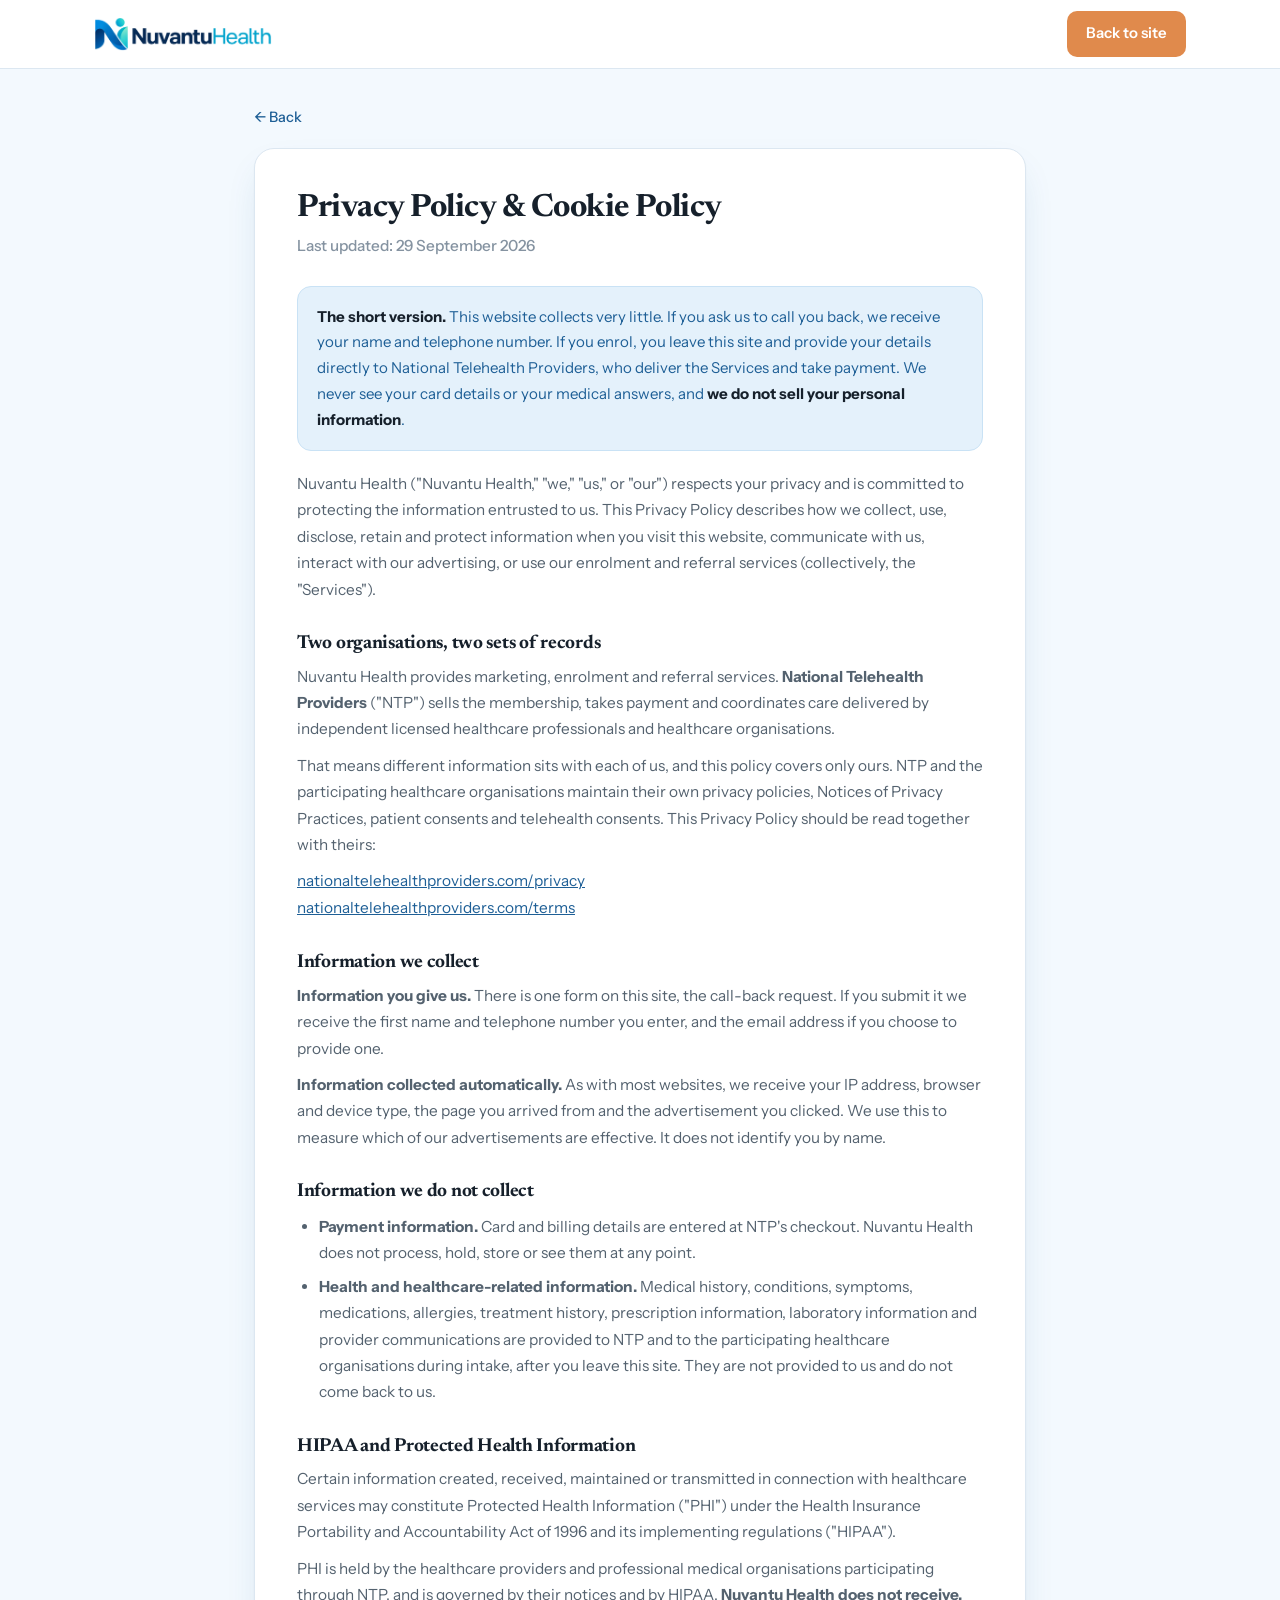
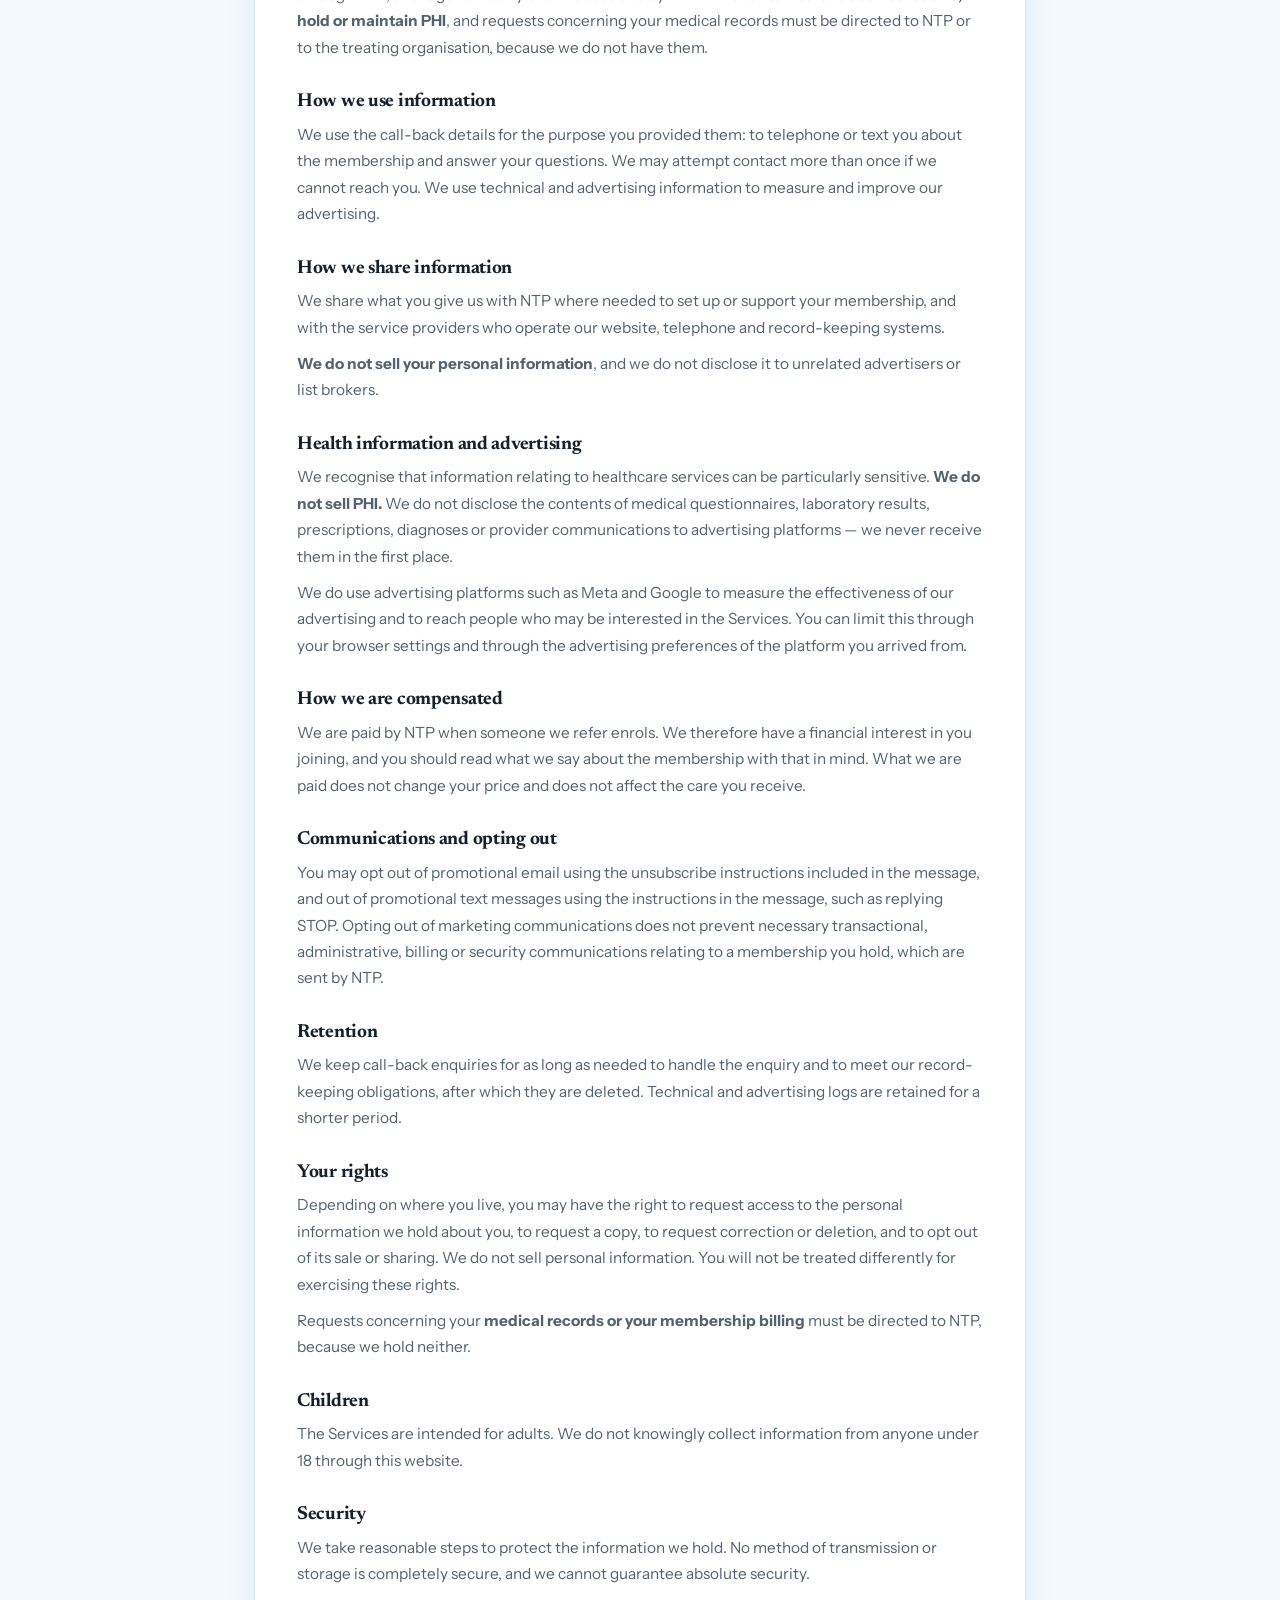
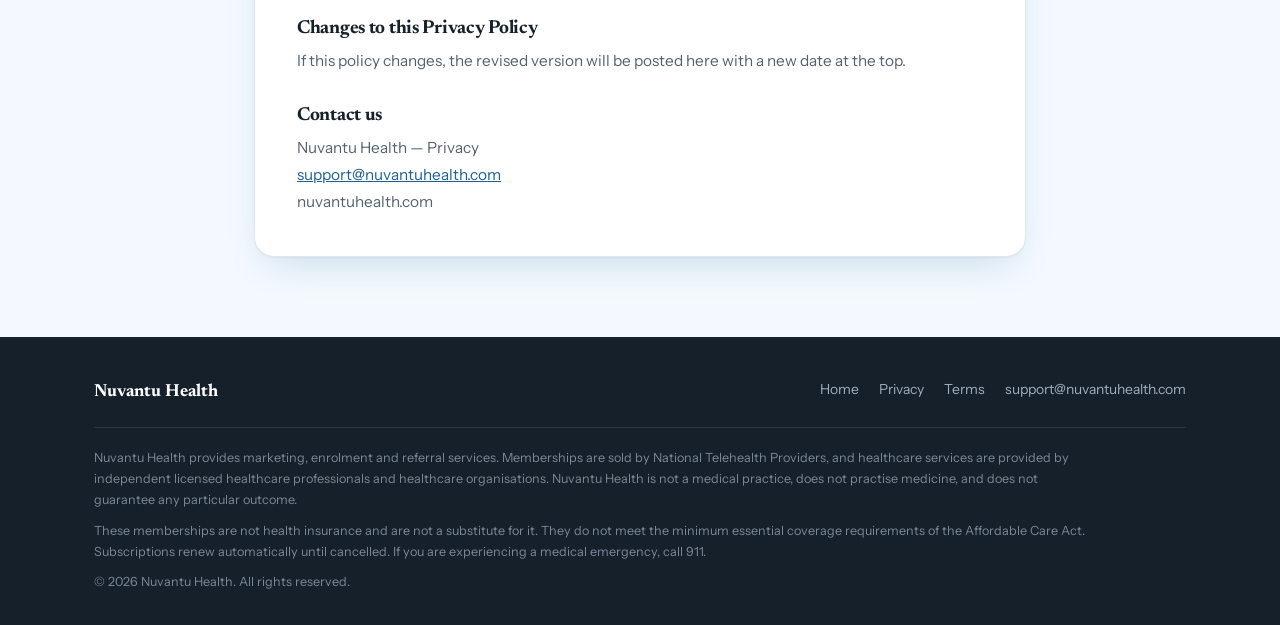
<file: privacy.html>
<!doctype html>
<html lang="en">
<head>
<meta charset="utf-8">
<meta name="viewport" content="width=device-width, initial-scale=1">
<!-- Google tag (gtag.js) - Google Ads account AW-18540604219, supplied by the client.
     It has to live here rather than on the enrolment page: that page belongs to
     National Telehealth Providers and they will not host third-party tags. -->
<script async src="https://www.googletagmanager.com/gtag/js?id=AW-18540604219"></script>
<script>
  window.dataLayer = window.dataLayer || [];
  function gtag(){dataLayer.push(arguments);}
  gtag('js', new Date());

  gtag('config', 'AW-18540604219');
</script>
<title>Privacy Policy — Nuvantu Health</title>
<meta name="description" content="How Nuvantu Health collects, uses and shares information, how that differs from National Telehealth Providers, and how HIPAA and PHI apply.">
<meta name="robots" content="noindex,follow">
<link rel="preconnect" href="https://fonts.googleapis.com">
<link rel="preconnect" href="https://fonts.gstatic.com" crossorigin>
<link href="https://fonts.googleapis.com/css2?family=Instrument+Sans:wght@400;500;600;700&family=Newsreader:opsz,wght@6..72,500;600;700&display=swap" rel="stylesheet">
<link rel="stylesheet" href="legal.css">
</head>
<body>

<!--
  Aligned with National Telehealth Providers' Privacy & Cookie Policy (last
  updated 7 August 2026) at the client's request. Same defined terms - Services,
  PHI, HIPAA - and the same position on selling PHI and on health information in
  advertising, so a reader moving between the two documents is not told two
  different things.

  Aligned, not copied. NTP's policy is written by the party that receives medical
  questionnaires, holds clinical records and takes card payments. Nuvantu Health
  receives a first name and a phone number. Claiming NTP's scope here would be a
  promise about data this company never touches.
-->

<header class="hdr">
  <div class="hdr-in">
    <a href="./" aria-label="Nuvantu Health home"><img src="img/logo.png" alt="Nuvantu Health" width="760" height="145" class="brand-logo"></a>
    <a href="./" class="hdr-cta">Back to site</a>
  </div>
</header>

<div class="doc">
  <a href="./" class="back">&larr; Back</a>
  <div class="doc-card">

    <h1>Privacy Policy &amp; Cookie Policy</h1>
    <p class="upd">Last updated: 29 September 2026</p>

    <div class="box">
      <b>The short version.</b> This website collects very little. If you ask us to call you back, we
      receive your name and telephone number. If you enrol, you leave this site and provide your
      details directly to National Telehealth Providers, who deliver the Services and take payment.
      We never see your card details or your medical answers, and <b>we do not sell your personal
      information</b>.
    </div>

    <p>Nuvantu Health ("Nuvantu Health," "we," "us," or "our") respects your privacy and is committed
       to protecting the information entrusted to us. This Privacy Policy describes how we collect,
       use, disclose, retain and protect information when you visit this website, communicate with
       us, interact with our advertising, or use our enrolment and referral services (collectively,
       the "Services").</p>

    <h2>Two organisations, two sets of records</h2>
    <p>Nuvantu Health provides marketing, enrolment and referral services. <b>National Telehealth
       Providers</b> ("NTP") sells the membership, takes payment and coordinates care delivered by
       independent licensed healthcare professionals and healthcare organisations.</p>
    <p>That means different information sits with each of us, and this policy covers only ours. NTP
       and the participating healthcare organisations maintain their own privacy policies, Notices of
       Privacy Practices, patient consents and telehealth consents. This Privacy Policy should be read
       together with theirs:</p>
    <p class="mono">
      <a href="https://nationaltelehealthproviders.com/privacy" rel="noopener" target="_blank">nationaltelehealthproviders.com/privacy</a><br>
      <a href="https://nationaltelehealthproviders.com/terms" rel="noopener" target="_blank">nationaltelehealthproviders.com/terms</a>
    </p>

    <h2>Information we collect</h2>
    <p><b>Information you give us.</b> There is one form on this site, the call-back request. If you
       submit it we receive the first name and telephone number you enter, and the email address if
       you choose to provide one.</p>
    <p><b>Information collected automatically.</b> As with most websites, we receive your IP address,
       browser and device type, the page you arrived from and the advertisement you clicked. We use
       this to measure which of our advertisements are effective. It does not identify you by name.</p>

    <h2>Information we do not collect</h2>
    <ul>
      <li><b>Payment information.</b> Card and billing details are entered at NTP's checkout. Nuvantu
          Health does not process, hold, store or see them at any point.</li>
      <li><b>Health and healthcare-related information.</b> Medical history, conditions, symptoms,
          medications, allergies, treatment history, prescription information, laboratory information
          and provider communications are provided to NTP and to the participating healthcare
          organisations during intake, after you leave this site. They are not provided to us and do
          not come back to us.</li>
    </ul>

    <h2>HIPAA and Protected Health Information</h2>
    <p>Certain information created, received, maintained or transmitted in connection with healthcare
       services may constitute Protected Health Information ("PHI") under the Health Insurance
       Portability and Accountability Act of 1996 and its implementing regulations ("HIPAA").</p>
    <p>PHI is held by the healthcare providers and professional medical organisations participating
       through NTP, and is governed by their notices and by HIPAA. <b>Nuvantu Health does not receive,
       hold or maintain PHI</b>, and requests concerning your medical records must be directed to NTP
       or to the treating organisation, because we do not have them.</p>

    <h2>How we use information</h2>
    <p>We use the call-back details for the purpose you provided them: to telephone or text you about
       the membership and answer your questions. We may attempt contact more than once if we cannot
       reach you. We use technical and advertising information to measure and improve our advertising.</p>

    <h2>How we share information</h2>
    <p>We share what you give us with NTP where needed to set up or support your membership, and with
       the service providers who operate our website, telephone and record-keeping systems.</p>
    <p><b>We do not sell your personal information</b>, and we do not disclose it to unrelated
       advertisers or list brokers.</p>

    <h2>Health information and advertising</h2>
    <p>We recognise that information relating to healthcare services can be particularly sensitive.
       <b>We do not sell PHI.</b> We do not disclose the contents of medical questionnaires,
       laboratory results, prescriptions, diagnoses or provider communications to advertising
       platforms — we never receive them in the first place.</p>
    <p>We do use advertising platforms such as Meta and Google to measure the effectiveness of our advertising
       and to reach people who may be interested in the Services. You can limit this through your
       browser settings and through the advertising preferences of the platform you arrived from.</p>

    <h2>How we are compensated</h2>
    <p>We are paid by NTP when someone we refer enrols. We therefore have a financial interest in you
       joining, and you should read what we say about the membership with that in mind. What we are
       paid does not change your price and does not affect the care you receive.</p>

    <h2>Communications and opting out</h2>
    <p>You may opt out of promotional email using the unsubscribe instructions included in the
       message, and out of promotional text messages using the instructions in the message, such as
       replying STOP. Opting out of marketing communications does not prevent necessary
       transactional, administrative, billing or security communications relating to a membership you
       hold, which are sent by NTP.</p>

    <h2>Retention</h2>
    <p>We keep call-back enquiries for as long as needed to handle the enquiry and to meet our
       record-keeping obligations, after which they are deleted. Technical and advertising logs are
       retained for a shorter period.</p>

    <h2>Your rights</h2>
    <p>Depending on where you live, you may have the right to request access to the personal
       information we hold about you, to request a copy, to request correction or deletion, and to opt
       out of its sale or sharing. We do not sell personal information. You will not be treated
       differently for exercising these rights.</p>
    <p>Requests concerning your <b>medical records or your membership billing</b> must be directed to
       NTP, because we hold neither.</p>

    <h2>Children</h2>
    <p>The Services are intended for adults. We do not knowingly collect information from anyone under
       18 through this website.</p>

    <h2>Security</h2>
    <p>We take reasonable steps to protect the information we hold. No method of transmission or
       storage is completely secure, and we cannot guarantee absolute security.</p>

    <h2>Changes to this Privacy Policy</h2>
    <p>If this policy changes, the revised version will be posted here with a new date at the top.</p>

    <h2>Contact us</h2>
    <p class="mono">
      Nuvantu Health — Privacy<br>
      <a href="mailto:support@nuvantuhealth.com">support@nuvantuhealth.com</a><br>
      nuvantuhealth.com
    </p>

  </div>
</div>

<footer>
  <div class="f-in">
    <div class="f-top">
      <span class="f-brand">Nuvantu Health</span>
      <nav class="f-links">
        <a href="./">Home</a><a href="privacy.html">Privacy</a><a href="terms.html">Terms</a>
        <a href="mailto:support@nuvantuhealth.com">support@nuvantuhealth.com</a>
      </nav>
    </div>
    <p class="f-disc">Nuvantu Health provides marketing, enrolment and referral services. Memberships
       are sold by National Telehealth Providers, and healthcare services are provided by independent
       licensed healthcare professionals and healthcare organisations. Nuvantu Health is not a medical
       practice, does not practise medicine, and does not guarantee any particular outcome.</p>
    <p class="f-disc">These memberships are not health insurance and are not a substitute for it. They do
       not meet the minimum essential coverage requirements of the Affordable Care Act. Subscriptions
       renew automatically until cancelled. If you are experiencing a medical emergency, call 911.</p>
    <p class="f-disc">&copy; 2026 Nuvantu Health. All rights reserved.</p>
  </div>
</footer>

</body>
</html>
</file>
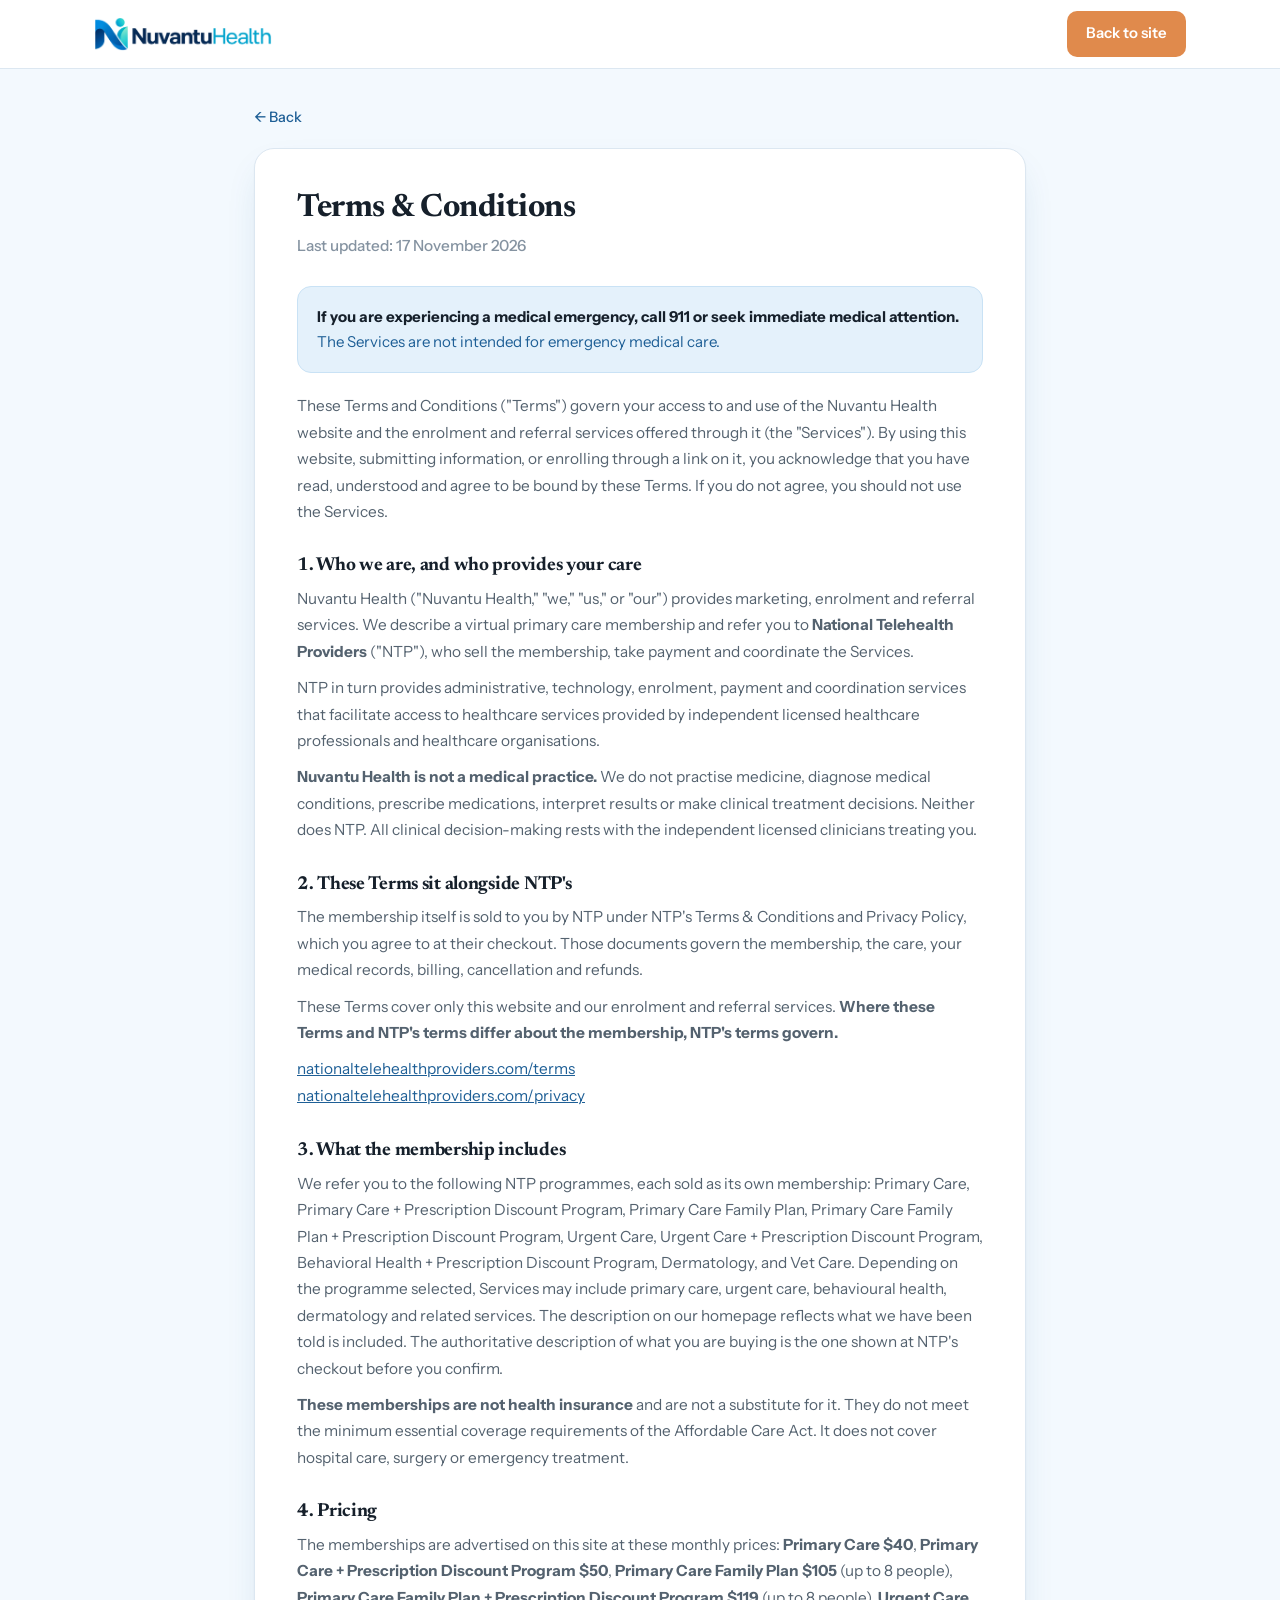
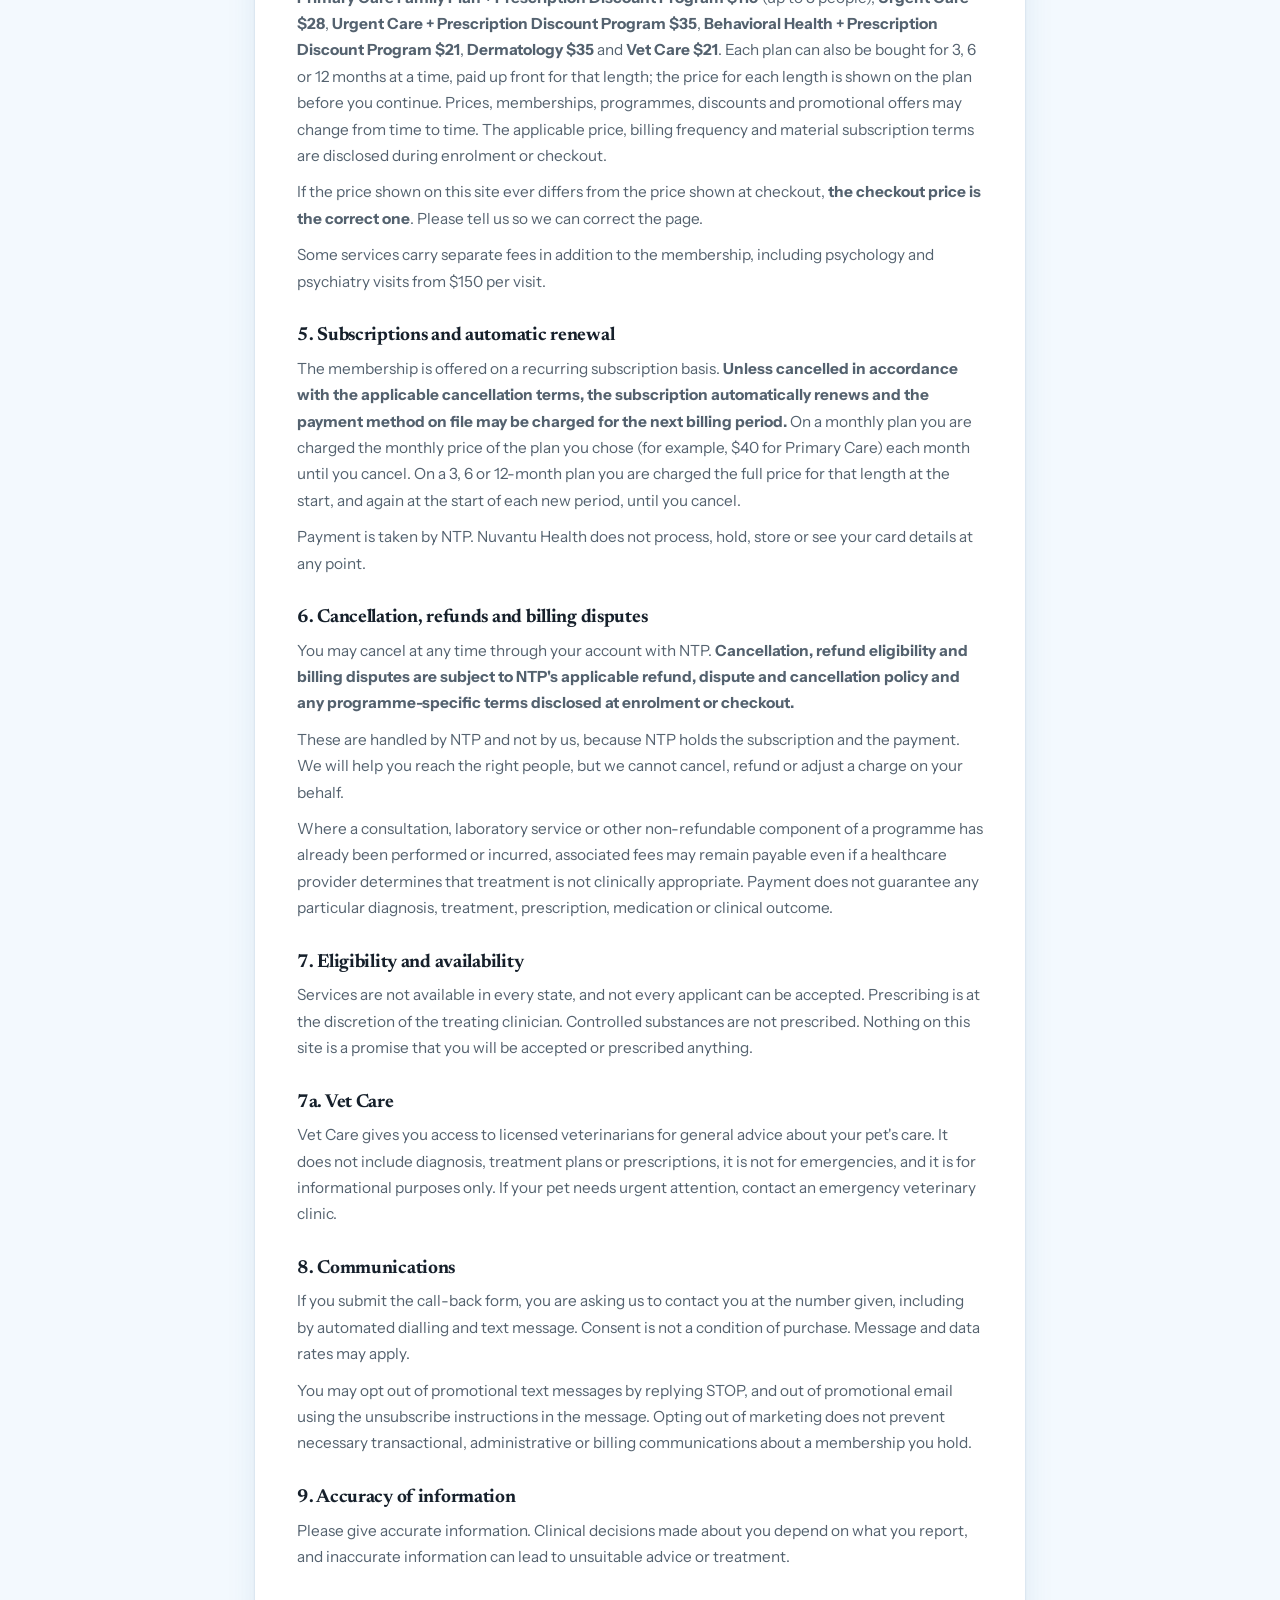
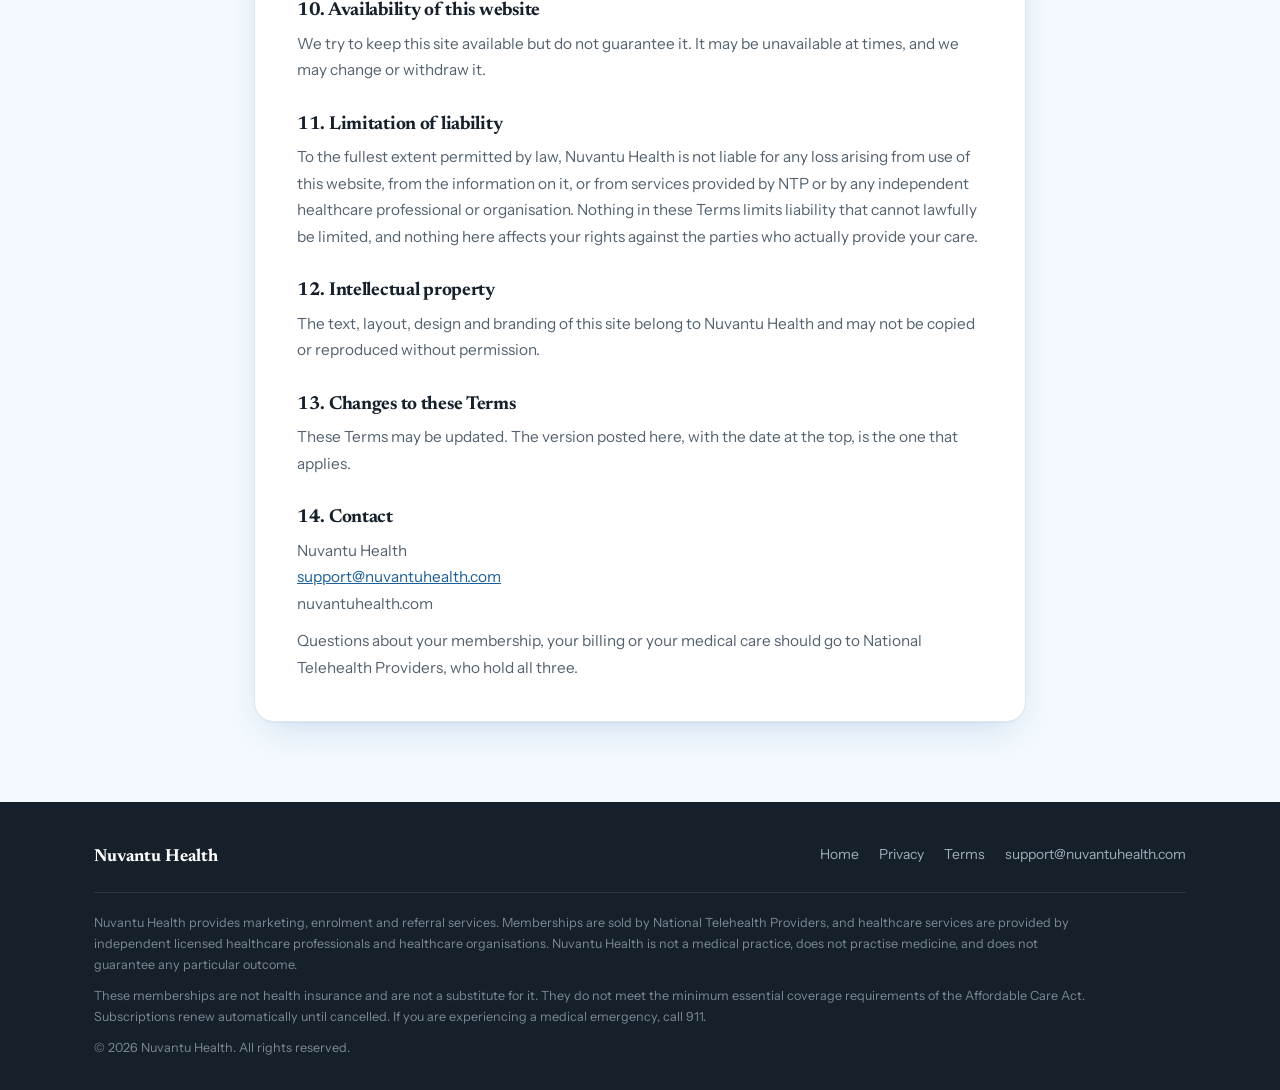
<file: terms.html>
<!doctype html>
<html lang="en">
<head>
<meta charset="utf-8">
<meta name="viewport" content="width=device-width, initial-scale=1">
<!-- Google tag (gtag.js) - Google Ads account AW-18540604219, supplied by the client.
     It has to live here rather than on the enrolment page: that page belongs to
     National Telehealth Providers and they will not host third-party tags. -->
<script async src="https://www.googletagmanager.com/gtag/js?id=AW-18540604219"></script>
<script>
  window.dataLayer = window.dataLayer || [];
  function gtag(){dataLayer.push(arguments);}
  gtag('js', new Date());

  gtag('config', 'AW-18540604219');
</script>
<title>Terms &amp; Conditions — Nuvantu Health</title>
<meta name="description" content="Terms of use for Nuvantu Health, including the relationship with National Telehealth Providers, membership pricing for each plan, automatic renewal and cancellation.">
<meta name="robots" content="noindex,follow">
<link rel="preconnect" href="https://fonts.googleapis.com">
<link rel="preconnect" href="https://fonts.gstatic.com" crossorigin>
<link href="https://fonts.googleapis.com/css2?family=Instrument+Sans:wght@400;500;600;700&family=Newsreader:opsz,wght@6..72,500;600;700&display=swap" rel="stylesheet">
<link rel="stylesheet" href="legal.css">
</head>
<body>

<!--
  Aligned with National Telehealth Providers' own Terms & Conditions (last
  updated 7 August 2026) at the client's request, so the two documents use the
  same vocabulary and do not contradict each other.

  Aligned, deliberately not copied. NTP's document is written for the party that
  sells the membership, takes the payment and stands behind the clinical
  arrangements. Nuvantu Health does none of those things. Reproducing their text
  under this name would have Nuvantu asserting obligations it cannot perform and
  rights over records it never holds — and it is their copyrighted document.

  So: their defined terms and their disclosures where they genuinely apply here,
  Nuvantu's own scope stated plainly, and an explicit pointer to NTP's documents
  for everything NTP governs.
-->

<header class="hdr">
  <div class="hdr-in">
    <a href="./" aria-label="Nuvantu Health home"><img src="img/logo.png" alt="Nuvantu Health" width="760" height="145" class="brand-logo"></a>
    <a href="./" class="hdr-cta">Back to site</a>
  </div>
</header>

<div class="doc">
  <a href="./" class="back">&larr; Back</a>
  <div class="doc-card">

    <h1>Terms &amp; Conditions</h1>
    <p class="upd">Last updated: 17 November 2026</p>

    <div class="box">
      <b>If you are experiencing a medical emergency, call 911 or seek immediate medical
      attention.</b> The Services are not intended for emergency medical care.
    </div>

    <p>These Terms and Conditions ("Terms") govern your access to and use of the Nuvantu Health
       website and the enrolment and referral services offered through it (the "Services"). By using
       this website, submitting information, or enrolling through a link on it, you acknowledge that
       you have read, understood and agree to be bound by these Terms. If you do not agree, you
       should not use the Services.</p>

    <h2>1. Who we are, and who provides your care</h2>
    <p>Nuvantu Health ("Nuvantu Health," "we," "us," or "our") provides marketing, enrolment and
       referral services. We describe a virtual primary care membership and refer you to
       <b>National Telehealth Providers</b> ("NTP"), who sell the membership, take payment and
       coordinate the Services.</p>
    <p>NTP in turn provides administrative, technology, enrolment, payment and coordination services
       that facilitate access to healthcare services provided by independent licensed healthcare
       professionals and healthcare organisations.</p>
    <p><b>Nuvantu Health is not a medical practice.</b> We do not practise medicine, diagnose medical
       conditions, prescribe medications, interpret results or make clinical treatment decisions.
       Neither does NTP. All clinical decision-making rests with the independent licensed clinicians
       treating you.</p>

    <h2>2. These Terms sit alongside NTP's</h2>
    <p>The membership itself is sold to you by NTP under NTP's Terms &amp; Conditions and Privacy
       Policy, which you agree to at their checkout. Those documents govern the membership, the care,
       your medical records, billing, cancellation and refunds.</p>
    <p>These Terms cover only this website and our enrolment and referral services.
       <b>Where these Terms and NTP's terms differ about the membership, NTP's terms govern.</b></p>
    <p class="mono">
      <a href="https://nationaltelehealthproviders.com/terms" rel="noopener" target="_blank">nationaltelehealthproviders.com/terms</a><br>
      <a href="https://nationaltelehealthproviders.com/privacy" rel="noopener" target="_blank">nationaltelehealthproviders.com/privacy</a>
    </p>

    <h2>3. What the membership includes</h2>
    <p>We refer you to the following NTP programmes, each sold as its own membership: Primary Care,
       Primary Care + Prescription Discount Program, Primary Care Family Plan, Primary Care Family Plan
       + Prescription Discount Program, Urgent Care, Urgent Care + Prescription Discount Program, Behavioral Health + Prescription
       Discount Program, Dermatology, and Vet Care. Depending on the programme selected,
       Services may include primary care, urgent care, behavioural health, dermatology and related
       services. The description on our homepage reflects
       what we have been told is included. The authoritative description of what you are buying is the
       one shown at NTP's checkout before you confirm.</p>
    <p><b>These memberships are not health insurance</b> and are not a substitute for it. They do not meet
       the minimum essential coverage requirements of the Affordable Care Act. It does not cover
       hospital care, surgery or emergency treatment.</p>

    <h2>4. Pricing</h2>
    <p>The memberships are advertised on this site at these monthly prices: <b>Primary Care $40</b>,
       <b>Primary Care + Prescription Discount Program $50</b>, <b>Primary Care Family Plan $105</b>
       (up to 8 people), <b>Primary Care Family Plan + Prescription Discount Program $119</b> (up to 8
       people),
       <b>Urgent Care $28</b>, <b>Urgent Care + Prescription Discount Program $35</b>,
       <b>Behavioral Health + Prescription Discount Program $21</b>, <b>Dermatology $35</b> and
       <b>Vet Care $21</b>. Each plan can also be bought for 3, 6 or 12 months at a time, paid up
       front for that length; the price for each length is shown on the plan before you continue. Prices, memberships,
       programmes, discounts and promotional offers may change from time to time. The applicable
       price, billing frequency and material subscription terms are disclosed during enrolment or
       checkout.</p>
    <p>If the price shown on this site ever differs from the price shown at checkout, <b>the checkout
       price is the correct one</b>. Please tell us so we can correct the page.</p>
    <p>Some services carry separate fees in addition to the membership, including psychology and
       psychiatry visits from $150 per visit.</p>

    <h2>5. Subscriptions and automatic renewal</h2>
    <p>The membership is offered on a recurring subscription basis. <b>Unless cancelled in accordance
       with the applicable cancellation terms, the subscription automatically renews and the payment
       method on file may be charged for the next billing period.</b> On a monthly plan you are
       charged the monthly price of the plan you chose (for example, $40 for Primary Care) each month
       until you cancel. On a 3, 6 or 12-month plan you are charged the full price for that length at
       the start, and again at the start of each new period, until you cancel.</p>
    <p>Payment is taken by NTP. Nuvantu Health does not process, hold, store or see your card details
       at any point.</p>

    <h2>6. Cancellation, refunds and billing disputes</h2>
    <p>You may cancel at any time through your account with NTP. <b>Cancellation, refund eligibility
       and billing disputes are subject to NTP's applicable refund, dispute and cancellation policy
       and any programme-specific terms disclosed at enrolment or checkout.</b></p>
    <p>These are handled by NTP and not by us, because NTP holds the subscription and the payment. We
       will help you reach the right people, but we cannot cancel, refund or adjust a charge on your
       behalf.</p>
    <p>Where a consultation, laboratory service or other non-refundable component of a programme has
       already been performed or incurred, associated fees may remain payable even if a healthcare
       provider determines that treatment is not clinically appropriate. Payment does not guarantee
       any particular diagnosis, treatment, prescription, medication or clinical outcome.</p>

    <h2>7. Eligibility and availability</h2>
    <p>Services are not available in every state, and not every applicant can be accepted. Prescribing
       is at the discretion of the treating clinician. Controlled substances are not prescribed.
       Nothing on this site is a promise that you will be accepted or prescribed anything.</p>

    <h2>7a. Vet Care</h2>
    <p>Vet Care gives you access to licensed veterinarians for general advice about your pet's care.
       It does not include diagnosis, treatment plans or prescriptions, it is not for emergencies,
       and it is for informational purposes only. If your pet needs urgent attention, contact an
       emergency veterinary clinic.</p>

    <h2>8. Communications</h2>
    <p>If you submit the call-back form, you are asking us to contact you at the number given,
       including by automated dialling and text message. Consent is not a condition of purchase.
       Message and data rates may apply.</p>
    <p>You may opt out of promotional text messages by replying STOP, and out of promotional email
       using the unsubscribe instructions in the message. Opting out of marketing does not prevent
       necessary transactional, administrative or billing communications about a membership you hold.</p>

    <h2>9. Accuracy of information</h2>
    <p>Please give accurate information. Clinical decisions made about you depend on what you report,
       and inaccurate information can lead to unsuitable advice or treatment.</p>

    <h2>10. Availability of this website</h2>
    <p>We try to keep this site available but do not guarantee it. It may be unavailable at times, and
       we may change or withdraw it.</p>

    <h2>11. Limitation of liability</h2>
    <p>To the fullest extent permitted by law, Nuvantu Health is not liable for any loss arising from
       use of this website, from the information on it, or from services provided by NTP or by any
       independent healthcare professional or organisation. Nothing in these Terms limits liability
       that cannot lawfully be limited, and nothing here affects your rights against the parties who
       actually provide your care.</p>

    <h2>12. Intellectual property</h2>
    <p>The text, layout, design and branding of this site belong to Nuvantu Health and may not be
       copied or reproduced without permission.</p>

    <h2>13. Changes to these Terms</h2>
    <p>These Terms may be updated. The version posted here, with the date at the top, is the one that
       applies.</p>

    <h2>14. Contact</h2>
    <p class="mono">
      Nuvantu Health<br>
      <a href="mailto:support@nuvantuhealth.com">support@nuvantuhealth.com</a><br>
      nuvantuhealth.com
    </p>
    <p>Questions about your membership, your billing or your medical care should go to National
       Telehealth Providers, who hold all three.</p>

  </div>
</div>

<footer>
  <div class="f-in">
    <div class="f-top">
      <span class="f-brand">Nuvantu Health</span>
      <nav class="f-links">
        <a href="./">Home</a><a href="privacy.html">Privacy</a><a href="terms.html">Terms</a>
        <a href="mailto:support@nuvantuhealth.com">support@nuvantuhealth.com</a>
      </nav>
    </div>
    <p class="f-disc">Nuvantu Health provides marketing, enrolment and referral services. Memberships
       are sold by National Telehealth Providers, and healthcare services are provided by independent
       licensed healthcare professionals and healthcare organisations. Nuvantu Health is not a medical
       practice, does not practise medicine, and does not guarantee any particular outcome.</p>
    <p class="f-disc">These memberships are not health insurance and are not a substitute for it. They do
       not meet the minimum essential coverage requirements of the Affordable Care Act. Subscriptions
       renew automatically until cancelled. If you are experiencing a medical emergency, call 911.</p>
    <p class="f-disc">&copy; 2026 Nuvantu Health. All rights reserved.</p>
  </div>
</footer>

</body>
</html>
</file>
<file: legal.css>
/* Legal pages for Nuvantu Health.

   Deliberately shares the landing page's palette and typefaces rather than
   reusing the stylesheet from the legal/pest sites. Someone who clicks
   "Privacy" from a checkout and lands on a page that looks like a different
   company hesitates, and hesitation at that point costs a signup. It should
   feel like the same business, because it is. */
:root{
  --ink:#16202B; --body:#54626F; --muted:#8593A1;
  --line:#DCE7F1; --bg:#ffffff;
  --sky:#F3F9FE; --cream:#FDF7F1;
  --blue:#2E7FB8; --blue-d:#1E5F96; --blue-l:#E4F1FB;
  --warm:#E08A4C; --warm-d:#C26F33;
  --shadow:0 1px 2px rgba(22,32,43,.04), 0 16px 38px -14px rgba(30,95,150,.22);
}
*{box-sizing:border-box;margin:0;padding:0}
html{-webkit-text-size-adjust:100%}
body{font-family:'Instrument Sans',system-ui,-apple-system,sans-serif;color:var(--body);
     background:var(--sky);line-height:1.72;-webkit-font-smoothing:antialiased}
h1,h2{font-family:'Newsreader',Georgia,serif;color:var(--ink);line-height:1.2;letter-spacing:-.015em}
a{color:var(--blue-d)}

.hdr{background:rgba(255,255,255,.94);backdrop-filter:blur(10px);
     border-bottom:1px solid var(--line);position:sticky;top:0;z-index:20}
.hdr-in{display:flex;align-items:center;justify-content:space-between;gap:16px;
        height:68px;max-width:1140px;margin:0 auto;padding:0 24px}
.brand-logo{height:34px;width:auto;display:block}
.hdr-cta{background:var(--warm);color:#fff;text-decoration:none;font-weight:600;
         font-size:.93rem;padding:.62rem 1.2rem;border-radius:10px;white-space:nowrap}
.hdr-cta:hover{background:var(--warm-d)}

.doc{max-width:820px;margin:0 auto;padding:34px 24px 60px}
.back{display:inline-block;margin-bottom:18px;font-size:.9rem;text-decoration:none;font-weight:500}
.back:hover{text-decoration:underline}
.doc-card{background:#fff;border:1px solid var(--line);border-radius:20px;
          box-shadow:var(--shadow);padding:40px 42px}
.doc h1{font-size:2rem;margin-bottom:6px}
.upd{color:var(--muted);font-size:.85rem;margin-bottom:26px;font-weight:500}
.doc h2{font-size:1.18rem;margin:30px 0 8px}
.doc p,.doc li{font-size:.96rem}
.doc p+p{margin-top:10px}
.doc ul{padding-left:22px;margin:10px 0}
.doc li{margin-bottom:7px}
.box{background:var(--blue-l);border:1px solid #c9e2f5;border-radius:14px;
     padding:17px 19px;margin:20px 0;font-size:.94rem;color:var(--blue-d)}
.box b{color:var(--ink)}
.mono{font-size:.92rem;line-height:1.75}

footer{background:var(--ink);color:#9FADBB;padding:40px 0 32px;font-size:.87rem;margin-top:20px}
.f-in{max-width:1140px;margin:0 auto;padding:0 24px}
.f-top{display:flex;justify-content:space-between;gap:24px;flex-wrap:wrap;
       padding-bottom:20px;border-bottom:1px solid rgba(255,255,255,.1);margin-bottom:20px}
.f-brand{color:#fff;font-family:'Newsreader',serif;font-weight:700;font-size:1.1rem}
.f-links{display:flex;gap:20px;flex-wrap:wrap}
.f-links a{color:#9FADBB;text-decoration:none}
.f-links a:hover{color:#fff}
.f-disc{font-size:.79rem;line-height:1.65;color:#7C8896;max-width:62rem}
.f-disc+.f-disc{margin-top:10px}

@media(max-width:560px){
  .doc-card{padding:28px 22px;border-radius:16px}
  .doc h1{font-size:1.6rem}
  .brand-logo{height:28px}
}
</file>
